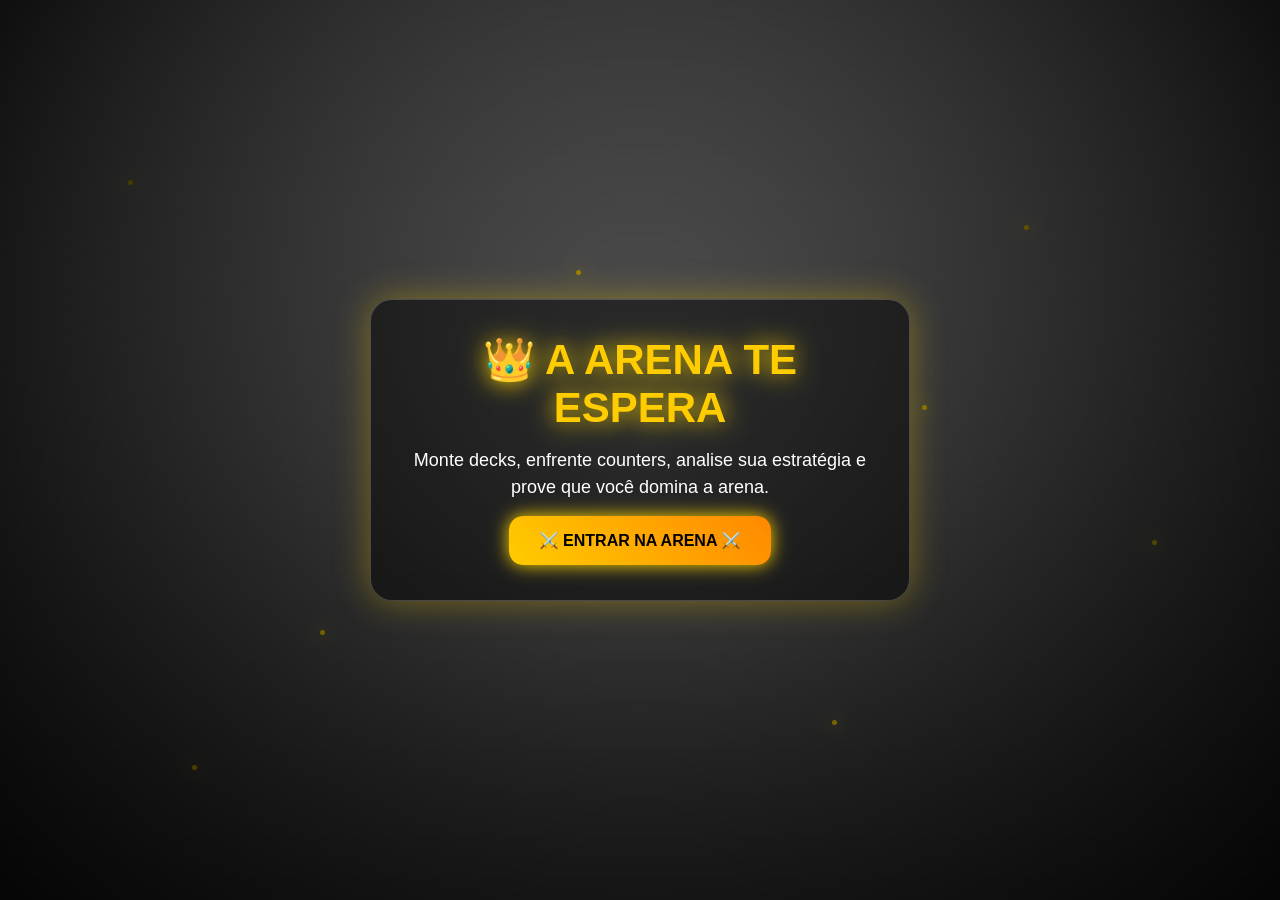
<file: index.html>
<!DOCTYPE html>
<html lang="pt-br">
<head>
<meta charset="UTF-8">
<meta name="viewport" content="width=device-width, initial-scale=1.0">
<title>Arena Deck PRO</title>

<style>
*{
margin:0;
padding:0;
box-sizing:border-box;
}

body{
font-family:Arial,sans-serif;
color:white;
min-height:100vh;
overflow-x:hidden;
transition:opacity .45s ease;
}

body.fade-out{
opacity:0;
}

/* FUNDO */
body::before{
content:"";
position:fixed;
inset:0;
background:url("https://image.pollinations.ai/prompt/fantasy%20battle%20arena%20cinematic%20gold%20blue%20strategy%20game")
center/cover no-repeat;
filter:blur(5px);
transform:scale(1.08);
z-index:-3;
}

body::after{
content:"";
position:fixed;
inset:0;
background:linear-gradient(180deg,rgba(0,0,0,.42),rgba(0,0,0,.78));
z-index:-2;
}

/* LOADING */
#loading{
position:fixed;
inset:0;
display:none;
justify-content:center;
align-items:center;
flex-direction:column;
background:radial-gradient(circle,rgba(40,20,0,.75),rgba(0,0,0,.95));
z-index:9999;
}

#loading.active{
display:flex;
}

.loader-crown{
font-size:70px;
animation:loadingPulse 1s infinite alternate;
}

.loader-text{
margin-top:18px;
font-weight:bold;
color:gold;
text-shadow:0 0 18px gold;
}

/* PARTÍCULAS */
.particles{
position:fixed;
inset:0;
pointer-events:none;
z-index:-1;
}

.particles span{
position:absolute;
width:5px;
height:5px;
background:gold;
border-radius:50%;
box-shadow:0 0 15px gold;
animation:float 8s infinite ease-in-out;
}

.particles span:nth-child(1){left:10%;top:20%;animation-delay:0s;}
.particles span:nth-child(2){left:25%;top:70%;animation-delay:1s;}
.particles span:nth-child(3){left:45%;top:30%;animation-delay:2s;}
.particles span:nth-child(4){left:65%;top:80%;animation-delay:3s;}
.particles span:nth-child(5){left:80%;top:25%;animation-delay:4s;}
.particles span:nth-child(6){left:90%;top:60%;animation-delay:5s;}
.particles span:nth-child(7){left:15%;top:85%;animation-delay:2.5s;}
.particles span:nth-child(8){left:72%;top:45%;animation-delay:1.5s;}

/* PRIMEIRA PARTE / SPLASH */
#splash{
position:fixed;
inset:0;
display:flex;
justify-content:center;
align-items:center;
background:radial-gradient(circle,rgba(0,0,0,.25),rgba(0,0,0,.9));
z-index:999;
transition:.6s;
}

.splash-card{
text-align:center;
padding:35px;
max-width:540px;
background:rgba(0,0,0,.45);
backdrop-filter:blur(10px);
border-radius:22px;
border:1px solid rgba(255,255,255,.2);
box-shadow:0 0 35px rgba(255,215,0,.35);
animation:fadeUp 1s ease, cardGlow 2.5s infinite;
}

.splash-card h1{
color:#ffcc00;
font-size:42px;
text-shadow:0 0 25px gold;
animation:glow 2s infinite;
}

.splash-card p{
margin-top:15px;
font-size:18px;
line-height:1.5;
}

/* SEGUNDA PARTE / MENU */
.menu{
position:fixed;
top:0;
width:100%;
padding:18px 40px;
display:flex;
justify-content:space-between;
align-items:center;
background:rgba(0,0,0,.78);
border-bottom:2px solid gold;
z-index:10;
backdrop-filter:blur(8px);
}

.logo{
color:#ffcc00;
font-weight:bold;
font-size:20px;
text-shadow:0 0 15px gold;
}

.menu-toggle{
font-size:30px;
cursor:pointer;
color:gold;
transition:.3s;
}

.menu-toggle:hover{
transform:scale(1.2) rotate(8deg);
text-shadow:0 0 20px gold;
}

.nav-hidden{
position:absolute;
top:72px;
right:20px;
background:rgba(0,0,0,.92);
padding:18px;
border-radius:14px;
display:flex;
flex-direction:column;
gap:12px;
opacity:0;
pointer-events:none;
transform:translateY(-10px);
transition:.3s;
border:1px solid rgba(255,215,0,.4);
box-shadow:0 0 25px rgba(255,215,0,.25);
}

.nav-hidden.active{
opacity:1;
pointer-events:all;
transform:translateY(0);
}

.nav-hidden a{
color:white;
text-decoration:none;
padding:8px 15px;
border-radius:10px;
transition:.3s;
}

.nav-hidden a:hover{
background:gold;
color:black;
box-shadow:0 0 18px gold;
}

.container{
min-height:100vh;
padding:120px 20px 80px;
display:flex;
flex-direction:column;
align-items:center;
text-align:center;
animation:fadeUp 1s ease;
}

.hero h1{
color:#ffcc00;
font-size:52px;
text-shadow:0 0 25px black,0 0 20px gold;
}

.hero p{
max-width:650px;
margin:20px auto;
text-align:center;
font-size:18px;
line-height:1.6;
opacity:0.9;
}

/* BOTÕES */
.buttons{
margin-top:28px;
display:flex;
gap:18px;
flex-wrap:wrap;
justify-content:center;
}

.btn,.splash-btn,.fixed-btn{
position:relative;
margin-top:15px;
padding:15px 30px;
border-radius:14px;
font-weight:bold;
text-decoration:none;
border:none;
cursor:pointer;
overflow:hidden;
transition:.35s;
font-size:16px;
}

.btn::before,
.splash-btn::before,
.fixed-btn::before{
content:"";
position:absolute;
top:0;
left:-120%;
width:80%;
height:100%;
background:linear-gradient(90deg,transparent,rgba(255,255,255,.75),transparent);
transform:skewX(-25deg);
transition:.5s;
}

.btn:hover::before,
.splash-btn:hover::before,
.fixed-btn:hover::before{
left:140%;
}

.primary,.splash-btn,.fixed-btn{
background:linear-gradient(45deg,#ffcc00,#ff8800);
color:black;
box-shadow:0 0 18px gold;
animation:pulseGold 1.8s infinite;
}

.secondary{
background:rgba(0,0,0,.65);
color:white;
border:1px solid rgba(255,255,255,.25);
box-shadow:0 0 15px rgba(255,255,255,.15);
}

.blue{
background:linear-gradient(45deg,#00d4ff,#0066ff);
color:white;
box-shadow:0 0 18px #00d4ff;
}

.purple{
background:linear-gradient(45deg,#b400ff,#ff00aa);
color:white;
box-shadow:0 0 18px #ff00aa;
}

.green{
background:linear-gradient(45deg,#00ff99,#00aa66);
color:white;
box-shadow:0 0 18px #00ff99;
}

.btn:hover,.splash-btn:hover,.fixed-btn:hover{
transform:scale(1.08) translateY(-4px);
box-shadow:0 0 35px gold;
}

/* CONTADORES */
.stats{
margin-top:50px;
display:grid;
grid-template-columns:repeat(auto-fit,minmax(180px,1fr));
gap:18px;
width:100%;
max-width:950px;
}

.stat-card{
background:rgba(0,0,0,.55);
border:1px solid rgba(255,255,255,.18);
border-radius:18px;
padding:22px;
backdrop-filter:blur(7px);
box-shadow:0 0 20px rgba(0,0,0,.35);
transition:.35s;
}

.stat-card:hover{
transform:translateY(-7px);
border-color:gold;
box-shadow:0 0 28px rgba(255,215,0,.45);
}

.stat-card h2{
color:gold;
font-size:34px;
}

/* COMO FUNCIONA */
.how,.modes{
margin-top:55px;
width:100%;
max-width:1000px;
}

.how h2,.modes h2{
color:gold;
margin-bottom:22px;
text-shadow:0 0 15px black;
}

.steps,.features{
display:grid;
grid-template-columns:repeat(auto-fit,minmax(210px,1fr));
gap:20px;
}

.step,.feature-card{
background:rgba(0,0,0,.52);
border:1px solid rgba(255,255,255,.18);
border-radius:20px;
padding:24px;
transition:.35s;
backdrop-filter:blur(7px);
box-shadow:0 0 20px rgba(0,0,0,.35);
}

.step:hover,.feature-card:hover{
transform:translateY(-8px) scale(1.03);
border-color:gold;
box-shadow:0 0 30px rgba(255,215,0,.45);
}

.step span{
font-size:36px;
display:block;
margin-bottom:10px;
}

.feature-card h3{
color:gold;
margin-bottom:10px;
}

/* BOTÃO FIXO */
.fixed-btn{
position:fixed;
right:20px;
bottom:20px;
z-index:30;
}

.footer{
margin-top:45px;
font-size:13px;
opacity:.85;
}

.hidden{
display:none;
}

/* ANIMAÇÕES */
@keyframes float{
0%,100%{transform:translateY(0) scale(1);opacity:.5;}
50%{transform:translateY(-35px) scale(1.6);opacity:1;}
}

@keyframes fadeUp{
from{opacity:0;transform:translateY(35px);}
to{opacity:1;transform:translateY(0);}
}

@keyframes glow{
0%{text-shadow:0 0 10px gold;}
50%{text-shadow:0 0 35px #ff8800;}
100%{text-shadow:0 0 10px gold;}
}

@keyframes pulseGold{
0%{box-shadow:0 0 12px gold;}
50%{box-shadow:0 0 30px orange;}
100%{box-shadow:0 0 12px gold;}
}

@keyframes cardGlow{
0%{box-shadow:0 0 25px rgba(255,215,0,.25);}
50%{box-shadow:0 0 55px rgba(255,140,0,.65);}
100%{box-shadow:0 0 25px rgba(255,215,0,.25);}
}

@keyframes loadingPulse{
from{transform:scale(1) rotate(-6deg);text-shadow:0 0 15px gold;}
to{transform:scale(1.25) rotate(6deg);text-shadow:0 0 45px orange;}
}

@media(max-width:700px){
.hero h1{font-size:36px;}
.menu{padding:16px 20px;}
.buttons{flex-direction:column;width:90%;}
.btn{width:100%;}
.fixed-btn{right:12px;bottom:12px;padding:12px 18px;font-size:14px;}
}
</style>
</head>

<body>

<div id="loading">
<div class="loader-crown">👑</div>
<div class="loader-text">Carregando arena...</div>
</div>

<div class="particles">
<span></span>
<span></span>
<span></span>
<span></span>
<span></span>
<span></span>
<span></span>
<span></span>
</div>

<!-- PRIMEIRA PARTE -->
<div id="splash">
<div class="splash-card">
<h1>👑 A ARENA TE ESPERA </h1>
<p>Monte decks, enfrente counters, analise sua estratégia e prove que você domina a arena.</p>
<button class="splash-btn" onclick="entrar()">⚔️ ENTRAR NA ARENA ⚔️</button>
</div>
</div>

<!-- SEGUNDA PARTE / MENU PRINCIPAL -->
<div id="site" class="hidden">

<header class="menu">
<div class="logo">⚔️ Arena Deck PRO ⚔️</div>

<div class="menu-toggle" onclick="toggleMenu()">☰</div>

<nav id="navMenu" class="nav-hidden">
<a href="decks.html" class="nav-link">⚔️ Decks</a>
<a href="batalha.html" class="nav-link">🔥 Batalha</a>
<a href="historico.html" class="nav-link">📜 Histórico</a>
<a href="ia.html" class="nav-link">🤖 Coach IA</a>
<a href="criador.html" class="nav-link">👤 Sobre o Criador</a>
<a href="introducao.html" class="nav-link">🛡️ Jornada</a>
<a href="guia.html" class="nav-link">📘 Guia</a>
</nav>
</header>

<main class="container">

<section class="hero">
<h1>⚔️ Prepare seu deck ⚔️</h1>
<p> Entre na arena, monte sua estratégia, compare decks e descubra se sua composição está pronta para vencer.
</p>

<div class="buttons">
<a href="decks.html" class="btn primary nav-link">⚔️ Montar Deck</a>
<a href="batalha.html" class="btn blue nav-link">🔥 Simular Batalha</a>
<a href="historico.html" class="btn green nav-link">📜 Histórico</a>
<a href="ia.html" class="btn purple nav-link">🤖 Coach IA</a>
<a href="criador.html" class="btn purple nav-link">👤 Sobre o Criador</a>
<a href="introducao.html" class="btn jornada-btn" style="background:linear-gradient(45deg,#4b1cff,#6f42ff); color:white; box-shadow:0 0 18px #6f42ff,0 0 35px rgba(111,66,255,.8);">
🛡️ Jornada
</a>
<a href="guia.html" class="btn green nav-link">📘 Guia</a>
</div>
</section>

<section class="stats">
<div class="stat-card">
<h2>100+</h2>
<p>Cartas disponíveis</p>
</div>

<div class="stat-card">
<h2>3</h2>
<p>Modos de inimigo</p>
</div>

<div class="stat-card">
<h2>PRO</h2>
<p>Coach automático</p>
</div>

<div class="stat-card">
<h2>2025</h2>
<p>Projeto em desenvolvimento</p>
</div>
</section>

<section class="how">
<h2>🧭 Como funciona</h2>

<div class="steps">
<div class="step">
<span>1️⃣</span>
<h3>Monte seu deck</h3>
<p>Escolha cartas manualmente ou use decks prontos.</p>
</div>

<div class="step">
<span>2️⃣</span>
<h3>Escolha o inimigo</h3>
<p>Use modo aleatório, meta ou counter.</p>
</div>

<div class="step">
<span>3️⃣</span>
<h3>Simule a batalha</h3>
<p>Compare força, defesa, estratégia e resultado.</p>
</div>

<div class="step">
<span>4️⃣</span>
<h3>Veja sua evolução</h3>
<p>Acompanhe histórico, vitórias, derrotas e decks usados.</p>
</div>
</div>
</section>

<section class="modes">
<h2>🎮 Modos do sistema</h2>

<div class="features">
<div class="feature-card">
<h3>🧠 Coach Automático</h3>
<p>Receba sugestões, veja fraquezas e melhore seu deck com análise inteligente.</p>
</div>

<div class="feature-card">
<h3>🤖 Coach IA</h3>
<p>Converse com a IA, peça decks, receba dicas, counters e análises estratégicas.</p>
</div>

<div class="feature-card">
<h3>⚔️ Simulador de Batalha</h3>
<p>Compare seu deck contra inimigos aleatórios, meta ou counters personalizados.</p>
</div>

<div class="feature-card">
<h3>📊 Análise PRO</h3>
<p>Veja custo médio de elixir, nota do deck, tipo de estratégia e possíveis melhorias.</p>
</div>

<div class="feature-card">
<h3>📜 Histórico</h3>
<p>Veja suas batalhas anteriores, resultados, decks usados e data da partida.</p>
</div>

<div class="feature-card">
<h3>👤 Sobre o Criador</h3>
<p>Conheça a história do projeto, minha carreira e acompanhe minha evolução como desenvolvedor.</p>
</div>
</div>
</section>

<div class="footer">
Projeto educativo inspirado em jogos de estratégia. Desenvolvido por Gabriel Roda para estudo de HTML, CSS e JavaScript.
</div>

</main>

<a href="decks.html" class="fixed-btn nav-link">⚔️ Entrar na Arena</a>

</div>

<script>
function entrar(){
const splash=document.getElementById("splash");
const site=document.getElementById("site");

splash.style.opacity="0";

setTimeout(()=>{
splash.style.display="none";
site.classList.remove("hidden");
},600);
}

function toggleMenu(){
document.getElementById("navMenu").classList.toggle("active");
}

function somClique(){
try{
const audioCtx = new (window.AudioContext || window.webkitAudioContext)();
const oscillator = audioCtx.createOscillator();
const gain = audioCtx.createGain();

oscillator.type = "triangle";
oscillator.frequency.setValueAtTime(520, audioCtx.currentTime);

gain.gain.setValueAtTime(0.08, audioCtx.currentTime);
gain.gain.exponentialRampToValueAtTime(0.001, audioCtx.currentTime + 0.15);

oscillator.connect(gain);
gain.connect(audioCtx.destination);

oscillator.start();
oscillator.stop(audioCtx.currentTime + 0.15);
}catch(e){}
}

function mostrarLoading(){
const loading=document.getElementById("loading");

if(loading){
loading.classList.add("active");
}

document.body.classList.add("fade-out");
}

/* SISTEMA DE HISTÓRICO MANUAL */
function salvarPaginaAtual(){
let historico = JSON.parse(localStorage.getItem("navHistorico")) || [];
let atual = window.location.pathname.split("/").pop() || "index.html";

if(historico.length === 0 || historico[historico.length - 1] !== atual){
historico.push(atual);
}

localStorage.setItem("navHistorico",JSON.stringify(historico));
}

function navegarPara(pagina){
somClique();

let historico = JSON.parse(localStorage.getItem("navHistorico")) || [];
let atual = window.location.pathname.split("/").pop() || "index.html";

if(historico.length === 0 || historico[historico.length - 1] !== atual){
historico.push(atual);
}

localStorage.setItem("navHistorico",JSON.stringify(historico));

mostrarLoading();

setTimeout(()=>{
window.location.href=pagina;
},650);
}

function voltarPagina(){
somClique();
mostrarLoading();

setTimeout(()=>{
let historico = JSON.parse(localStorage.getItem("navHistorico")) || [];

historico.pop();

let anterior = historico.pop();

localStorage.setItem("navHistorico",JSON.stringify(historico));

if(anterior){
window.location.href=anterior;
}else{
window.location.href="index.html";
}
},650);
}

document.querySelectorAll(".nav-link").forEach(link=>{
link.addEventListener("click",function(e){
e.preventDefault();
const destino=this.getAttribute("href");
navegarPara(destino);
});
});

salvarPaginaAtual();
</script>

<script>
window.addEventListener("load", function(){

  const url = new URL(window.location.href);
  const abrirMenu = url.searchParams.get("menu");

  if(abrirMenu === "1"){

    const splash = document.getElementById("splash");
    const menu = document.getElementById("menu");
    const site = document.getElementById("site");

    if(splash){
      splash.style.display = "none";
    }

    if(menu){
      menu.classList.remove("hidden");
      menu.style.display = "block";
    }

    if(site){
      site.classList.remove("hidden");
      site.style.display = "block";
    }
  }

});
</script>
</body>
</html>
</file>
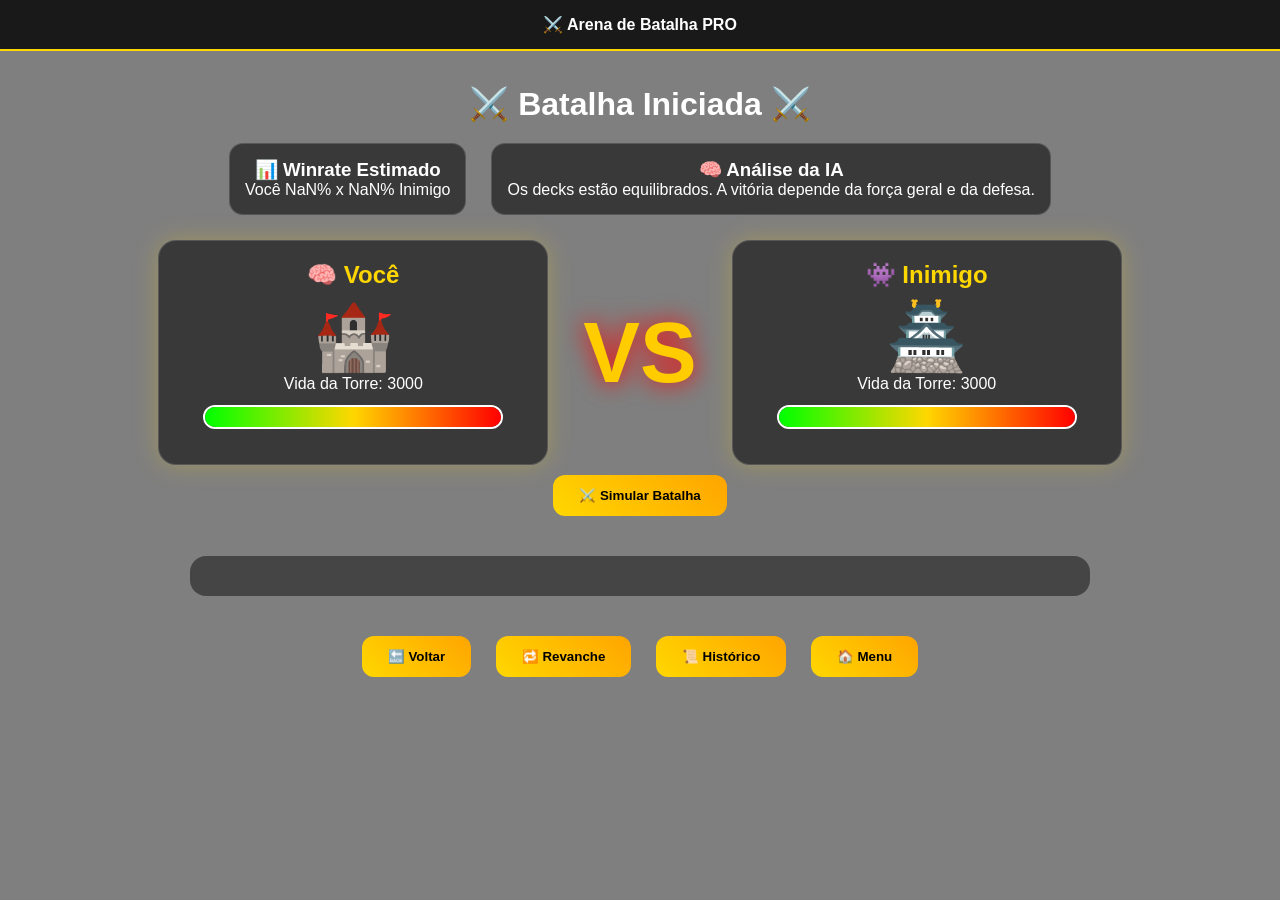
<file: batalha.html>
<!DOCTYPE html>
<html lang="pt-br">
<head>
<meta charset="UTF-8">
<meta name="viewport" content="width=device-width, initial-scale=1.0">
<title>Batalha Clash</title>

<style>
*{
margin:0;
padding:0;
box-sizing:border-box;
}

body{
font-family:Arial,sans-serif;
color:white;
text-align:center;
min-height:100vh;
overflow-x:hidden;
}

body::before{
content:"";
position:fixed;
inset:0;
background:url("https://image.pollinations.ai/prompt/clash%20royale%20battle%20arena%20cinematic%20strategy")
center/cover no-repeat;
filter:blur(5px);
transform:scale(1.08);
z-index:-2;
}

body::after{
content:"";
position:fixed;
inset:0;
background:rgba(0,0,0,0.5);
z-index:-1;
}

.topbar{
position:fixed;
top:0;
width:100%;
padding:15px;
background:rgba(0,0,0,.8);
border-bottom:2px solid gold;
z-index:10;
font-weight:bold;
}

.container{
padding-top:85px;
padding-bottom:90px;
}

.battle-area{
display:flex;
justify-content:center;
align-items:center;
gap:35px;
flex-wrap:wrap;
margin-top:25px;
}

.deck-box{
width:390px;
background:rgba(0,0,0,.55);
border-radius:18px;
padding:20px;
box-shadow:0 0 25px rgba(255,215,0,.25);
border:1px solid rgba(255,255,255,.15);
}

.deck-box h2{
color:gold;
margin-bottom:10px;
}

.tower{
font-size:65px;
animation:towerPulse 1.2s infinite alternate;
}

.tower-life{
width:300px;
height:24px;
background:#222;
border-radius:20px;
overflow:hidden;
margin:12px auto;
border:2px solid white;
}

.life-fill{
height:100%;
width:100%;
background:linear-gradient(90deg,lime,gold,red);
transition:1s;
}

.cards{
display:flex;
justify-content:center;
flex-wrap:wrap;
gap:8px;
margin-top:15px;
}

.card{
width:68px;
border-radius:8px;
animation:cardSpawn .6s ease;
transition:.3s;
}

.card:hover{
transform:scale(1.15);
box-shadow:0 0 15px gold;
}

.vs{
font-size:85px;
font-weight:bold;
color:#ffcc00;
text-shadow:0 0 25px red;
animation:blink 1s infinite;
}

.result{
margin:30px auto;
font-size:20px;
background:rgba(0,0,0,.45);
border-radius:16px;
padding:20px;
max-width:900px;
}

.crown{
font-size:80px;
animation:crown .8s infinite alternate;
}

.logs{
max-height:220px;
overflow:auto;
margin-top:15px;
background:rgba(0,0,0,.45);
border-radius:12px;
padding:15px;
font-size:15px;
}

.winrate-box{
display:flex;
justify-content:center;
gap:25px;
flex-wrap:wrap;
margin-top:20px;
}

.win-card{
background:rgba(0,0,0,.55);
border-radius:14px;
padding:15px;
min-width:220px;
border:1px solid rgba(255,255,255,.15);
}

button{
margin:10px;
padding:13px 26px;
border:none;
border-radius:12px;
background:linear-gradient(45deg,gold,orange);
font-weight:bold;
cursor:pointer;
transition:.3s;
}

button:hover{
transform:scale(1.08);
box-shadow:0 0 20px gold;
}

.actions{
margin-top:25px;
}

@keyframes blink{
0%{opacity:1;transform:scale(1);}
50%{opacity:.35;transform:scale(1.15);}
100%{opacity:1;transform:scale(1);}
}

@keyframes cardSpawn{
from{opacity:0;transform:translateY(30px) scale(.7);}
to{opacity:1;transform:translateY(0) scale(1);}
}

@keyframes crown{
from{transform:scale(1) rotate(-5deg);text-shadow:0 0 10px gold;}
to{transform:scale(1.2) rotate(5deg);text-shadow:0 0 35px gold;}
}

@keyframes towerPulse{
from{transform:scale(1);}
to{transform:scale(1.08);}
}
</style>
</head>

<body>

<div class="topbar">⚔️ Arena de Batalha PRO</div>

<div class="container">

<h1>⚔️ Batalha Iniciada ⚔️</h1>

<div class="winrate-box">
<div class="win-card">
<h3>📊 Winrate Estimado</h3>
<p id="winrateText">Aguardando simulação...</p>
</div>

<div class="win-card">
<h3>🧠 Análise da IA</h3>
<p id="iaText">Comparando decks...</p>
</div>
</div>

<div class="battle-area">

<div class="deck-box" id="playerBox">
<h2>🧠 Você</h2>
<div class="tower">🏰</div>
<p>Vida da Torre: <span id="playerHpText">3000</span></p>
<div class="tower-life">
<div class="life-fill" id="playerLife"></div>
</div>
<div class="cards" id="playerCards"></div>
</div>

<div class="vs">VS</div>

<div class="deck-box" id="enemyBox">
<h2>👾 Inimigo</h2>
<div class="tower">🏯</div>
<p>Vida da Torre: <span id="enemyHpText">3000</span></p>
<div class="tower-life">
<div class="life-fill" id="enemyLife"></div>
</div>
<div class="cards" id="enemyCards"></div>
</div>

</div>

<button onclick="simularBatalha()">⚔️ Simular Batalha</button>

<div class="result" id="result"></div>

<div class="actions">
<button onclick="window.history.back()">🔙 Voltar</button>
<button onclick="window.location.href='decks.html'">🔁 Revanche</button>
<button onclick="window.location.href='historico.html'">📜 Histórico</button>
<button onclick="window.location.href='index.html'">🏠 Menu</button>
</div>

</div>

<script>
const imgBase="https://royaleapi.github.io/cr-api-assets/cards/";

let player = JSON.parse(localStorage.getItem("playerCards")) || [];
let enemy = JSON.parse(localStorage.getItem("enemyCards")) || [];
let batalhaJaSalva = false;

const cardStats = {
"Mega Knight":{atk:95,def:90,spd:55,type:"tank"},
"P.E.K.K.A":{atk:100,def:95,spd:40,type:"tank"},
"Mini P.E.K.K.A":{atk:90,def:65,spd:70,type:"dps"},
"Hog Rider":{atk:88,def:60,spd:95,type:"win"},
"Ram Rider":{atk:86,def:70,spd:80,type:"win"},
"Goblin Barrel":{atk:82,def:45,spd:90,type:"bait"},
"Princess":{atk:76,def:45,spd:85,type:"bait"},
"Rocket":{atk:95,def:35,spd:40,type:"spell"},
"Fireball":{atk:85,def:35,spd:65,type:"spell"},
"Poison":{atk:80,def:45,spd:55,type:"spell"},
"Zap":{atk:65,def:30,spd:95,type:"spell"},
"The Log":{atk:78,def:35,spd:90,type:"spell"},
"Arrows":{atk:74,def:35,spd:80,type:"spell"},
"Cannon":{atk:65,def:85,spd:45,type:"building"},
"Tesla":{atk:76,def:88,spd:55,type:"building"},
"Inferno Tower":{atk:92,def:92,spd:35,type:"building"},
"Goblin Cage":{atk:70,def:85,spd:45,type:"building"},
"Knight":{atk:72,def:78,spd:65,type:"miniTank"},
"Valkyrie":{atk:82,def:82,spd:58,type:"miniTank"},
"Musketeer":{atk:82,def:60,spd:70,type:"range"},
"Wizard":{atk:85,def:55,spd:60,type:"range"},
"Electro Wizard":{atk:84,def:58,spd:72,type:"range"},
"Magic Archer":{atk:83,def:50,spd:78,type:"range"},
"Baby Dragon":{atk:80,def:75,spd:65,type:"air"},
"Electro Dragon":{atk:84,def:76,spd:55,type:"air"},
"Minions":{atk:70,def:45,spd:82,type:"air"},
"Witch":{atk:80,def:65,spd:58,type:"spawner"},
"Skeletons":{atk:50,def:30,spd:95,type:"cycle"},
"Ice Spirit":{atk:45,def:25,spd:100,type:"cycle"},
"Ice Golem":{atk:55,def:82,spd:65,type:"cycle"},
"Goblins":{atk:62,def:35,spd:90,type:"cycle"},
"Goblin Gang":{atk:72,def:45,spd:85,type:"bait"},
"Fisherman":{atk:74,def:72,spd:65,type:"control"},
"Bandit":{atk:80,def:62,spd:88,type:"dash"},
"Royal Ghost":{atk:82,def:68,spd:78,type:"dash"}
};

function cardFile(name){
return name.toLowerCase().replaceAll(" ","-").replaceAll(".","").replaceAll("'","");
}

function getStats(card){
return cardStats[card] || {atk:70,def:60,spd:65,type:"normal"};
}

function mostrarCartas(){
const p=document.getElementById("playerCards");
const e=document.getElementById("enemyCards");

p.innerHTML="";
e.innerHTML="";

player.forEach(carta=>{
p.innerHTML+=`<img class="card" src="${imgBase}${cardFile(carta)}.png" title="${carta}">`;
});

enemy.forEach(carta=>{
e.innerHTML+=`<img class="card" src="${imgBase}${cardFile(carta)}.png" title="${carta}">`;
});
}

function calcularDeck(deck){
let atk=0,def=0,spd=0;

deck.forEach(carta=>{
let s=getStats(carta);
atk+=s.atk;
def+=s.def;
spd+=s.spd;
});

return {
atk,
def,
spd,
total:atk+def+spd
};
}

function temTipo(deck,tipo){
return deck.some(c=>getStats(c).type===tipo);
}

function analisarIA(){
let texto="";

if(temTipo(player,"win") && temTipo(enemy,"building")){
texto+="O inimigo tem construção para segurar sua condição de vitória. ";
}

if(temTipo(player,"bait") && temTipo(enemy,"spell")){
texto+="O inimigo possui feitiços bons contra bait. ";
}

if(temTipo(player,"tank") && temTipo(enemy,"dps")){
texto+="O inimigo tem DPS forte contra tanques. ";
}

if(texto===""){
texto="Os decks estão equilibrados. A vitória depende da força geral e da defesa.";
}

document.getElementById("iaText").innerText=texto;
}

function calcularWinrate(){
let p=calcularDeck(player);
let e=calcularDeck(enemy);

let bonusPlayer=0;
let bonusEnemy=0;

if(temTipo(player,"win") && !temTipo(enemy,"building")) bonusPlayer+=70;
if(temTipo(enemy,"win") && !temTipo(player,"building")) bonusEnemy+=70;

if(temTipo(player,"bait") && !temTipo(enemy,"spell")) bonusPlayer+=55;
if(temTipo(enemy,"bait") && !temTipo(player,"spell")) bonusEnemy+=55;

if(temTipo(player,"tank") && !temTipo(enemy,"dps")) bonusPlayer+=45;
if(temTipo(enemy,"tank") && !temTipo(player,"dps")) bonusEnemy+=45;

let scoreP=p.total+bonusPlayer;
let scoreE=e.total+bonusEnemy;

let total=scoreP+scoreE;

let winP=Math.round((scoreP/total)*100);
let winE=100-winP;

document.getElementById("winrateText").innerText=`Você ${winP}% x ${winE}% Inimigo`;

return {winP,winE,scoreP,scoreE};
}

function salvarHistorico(resultadoFinal,hpPlayer,hpEnemy,win){
if(batalhaJaSalva) return;

let historico = JSON.parse(localStorage.getItem("historico")) || [];

historico.push({
resultado: resultadoFinal,
player: player,
enemy: enemy,
hpPlayer: hpPlayer,
hpEnemy: hpEnemy,
winPlayer: win.winP,
winEnemy: win.winE,
data: new Date().toLocaleString("pt-BR")
});

localStorage.setItem("historico",JSON.stringify(historico));
batalhaJaSalva = true;
}

function simularBatalha(){
if(player.length===0 || enemy.length===0){
alert("Volte e selecione os decks primeiro!");
return;
}

let hpPlayer=3000;
let hpEnemy=3000;
let logs="";

let win=calcularWinrate();

for(let round=0;round<8;round++){
let cartaP=player[round];
let cartaE=enemy[round];

let sP=getStats(cartaP);
let sE=getStats(cartaE);

let danoPlayer=Math.round((sP.atk*1.8)+(sP.spd*.7)-(sE.def*.35));
let danoEnemy=Math.round((sE.atk*1.8)+(sE.spd*.7)-(sP.def*.35));

danoPlayer=Math.max(80,danoPlayer);
danoEnemy=Math.max(80,danoEnemy);

if(sP.type==="win") danoPlayer+=80;
if(sE.type==="win") danoEnemy+=80;

if(sP.type==="spell") danoPlayer+=40;
if(sE.type==="spell") danoEnemy+=40;

if(sP.type==="building") danoEnemy-=50;
if(sE.type==="building") danoPlayer-=50;

danoPlayer=Math.max(40,danoPlayer);
danoEnemy=Math.max(40,danoEnemy);

hpEnemy-=danoPlayer;
hpPlayer-=danoEnemy;

logs+=`<p>Rodada ${round+1}: ${cartaP} causou ${danoPlayer} | ${cartaE} causou ${danoEnemy}</p>`;
}

hpPlayer=Math.max(0,hpPlayer);
hpEnemy=Math.max(0,hpEnemy);

document.getElementById("playerHpText").innerText=hpPlayer;
document.getElementById("enemyHpText").innerText=hpEnemy;

document.getElementById("playerLife").style.width=(hpPlayer/3000*100)+"%";
document.getElementById("enemyLife").style.width=(hpEnemy/3000*100)+"%";

let vencedor="";
let coroa="";
let resultadoFinal="";

if(hpPlayer>hpEnemy){
vencedor="VOCÊ VENCEU!";
resultadoFinal="Vitória 🏆";
coroa="👑";
document.getElementById("playerBox").style.boxShadow="0 0 40px gold";
document.getElementById("enemyBox").style.opacity=".65";
}
else if(hpEnemy>hpPlayer){
vencedor="INIMIGO VENCEU!";
resultadoFinal="Derrota ❌";
coroa="👑";
document.getElementById("enemyBox").style.boxShadow="0 0 40px gold";
document.getElementById("playerBox").style.opacity=".65";
}
else{
vencedor="EMPATE!";
resultadoFinal="Empate ⚔️";
coroa="⚔️";
}

salvarHistorico(resultadoFinal,hpPlayer,hpEnemy,win);

document.getElementById("result").innerHTML=`
<div class="crown">${coroa}</div>
<h2>${vencedor}</h2>
<p>📊 Winrate estimado: Você ${win.winP}% x ${win.winE}% Inimigo</p>
<p>🏰 Sua torre: ${hpPlayer} HP</p>
<p>🏯 Torre inimiga: ${hpEnemy} HP</p>
<p>📜 Batalha salva no histórico.</p>
<div class="logs">${logs}</div>
`;
}

mostrarCartas();
calcularWinrate();
analisarIA();
</script>

</body>
</html>
</file>
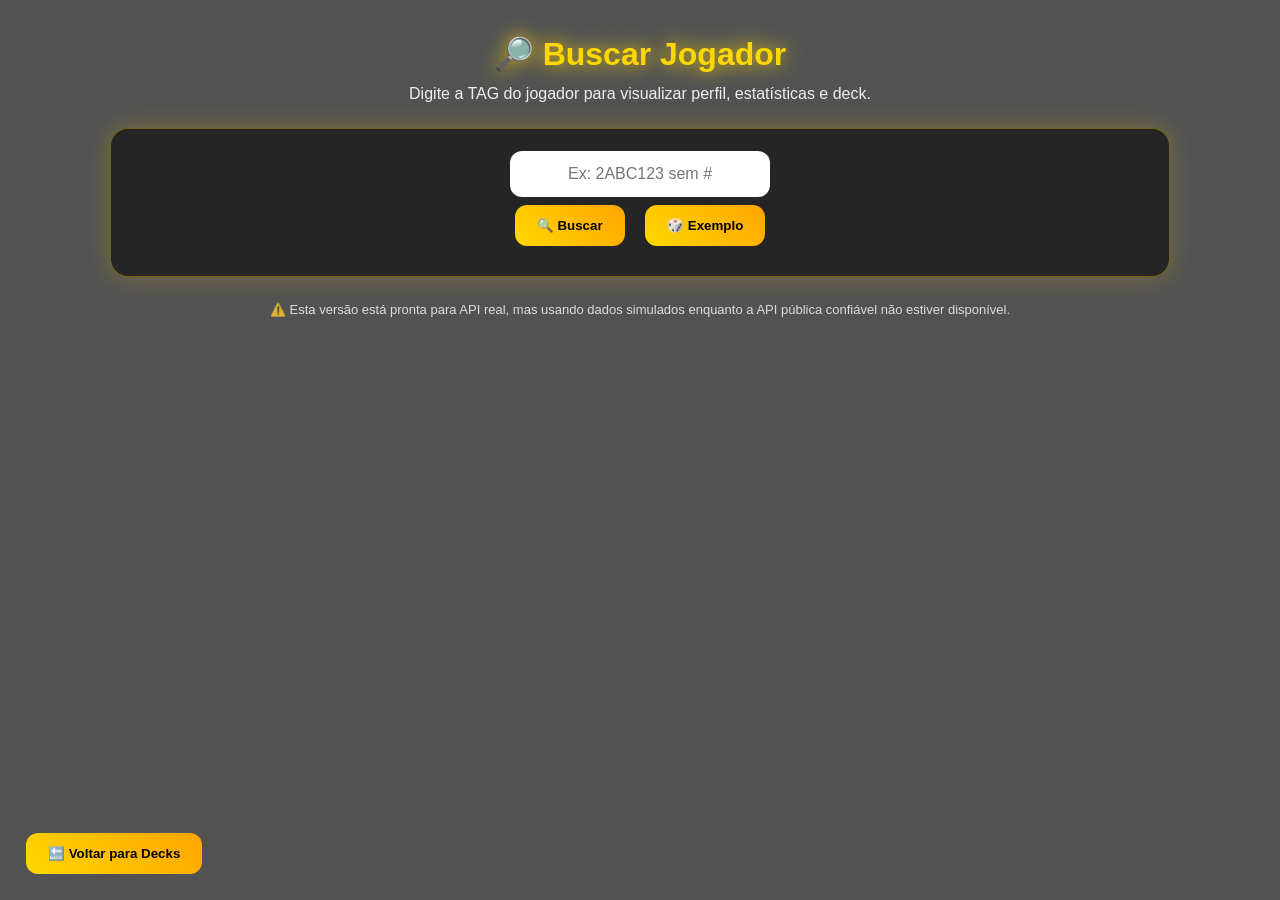
<file: buscar-jogador.html>
<!DOCTYPE html>
<html lang="pt-br">
<head>
<meta charset="UTF-8">
<meta name="viewport" content="width=device-width, initial-scale=1.0">
<title>Buscar Jogador</title>

<style>
*{
margin:0;
padding:0;
box-sizing:border-box;
}

body{
font-family:Arial,sans-serif;
color:white;
text-align:center;
min-height:100vh;
overflow-x:hidden;
}

body::before{
content:"";
position:fixed;
inset:0;
background:url("https://image.pollinations.ai/prompt/clash%20royale%20player%20profile%20arena%20gold%20blue%20cinematic")
center/cover no-repeat;
filter:blur(5px);
transform:scale(1.08);
z-index:-2;
}

body::after{
content:"";
position:fixed;
inset:0;
background:rgba(0,0,0,.68);
z-index:-1;
}

.container{
max-width:1100px;
margin:auto;
padding:35px 20px 100px;
}

h1{
color:gold;
text-shadow:0 0 20px gold;
margin-bottom:12px;
}

.subtitle{
opacity:.9;
margin-bottom:25px;
}

.search-box{
background:rgba(0,0,0,.55);
border:1px solid rgba(255,215,0,.35);
border-radius:18px;
padding:22px;
box-shadow:0 0 25px rgba(255,215,0,.25);
margin-bottom:25px;
}

input{
padding:14px;
border:none;
border-radius:12px;
outline:none;
width:260px;
max-width:90%;
font-size:16px;
text-align:center;
}

button{
padding:13px 22px;
margin:8px;
border:none;
border-radius:12px;
background:linear-gradient(45deg,gold,orange);
font-weight:bold;
cursor:pointer;
transition:.3s;
}

button:hover{
transform:scale(1.08);
box-shadow:0 0 20px gold;
}

.profile{
background:rgba(0,0,0,.58);
border:1px solid rgba(255,255,255,.18);
border-radius:20px;
padding:22px;
box-shadow:0 0 25px rgba(0,0,0,.45);
margin-top:20px;
}

.profile h2{
color:gold;
font-size:32px;
margin-bottom:8px;
}

.tag{
opacity:.85;
margin-bottom:18px;
}

.stats{
display:grid;
grid-template-columns:repeat(auto-fit,minmax(170px,1fr));
gap:15px;
margin:22px 0;
}

.stat{
background:rgba(255,255,255,.08);
border:1px solid rgba(255,215,0,.25);
border-radius:15px;
padding:15px;
}

.stat h3{
color:#ffcc00;
font-size:28px;
}

.deck-area{
margin-top:25px;
}

.deck{
display:flex;
justify-content:center;
flex-wrap:wrap;
gap:12px;
margin-top:15px;
}

.card-box{
width:95px;
background:rgba(0,0,0,.55);
border:1px solid rgba(255,215,0,.45);
border-radius:14px;
padding:9px;
transition:.3s;
}

.card-box:hover{
transform:scale(1.12);
box-shadow:0 0 18px gold;
}

.card-box img{
width:68px;
display:block;
margin:auto;
}

.card-box span{
display:block;
font-size:11px;
margin-top:6px;
color:#ffcc00;
}

.actions{
margin-top:25px;
}

.notice{
margin-top:18px;
font-size:13px;
opacity:.8;
}

.back{
position:fixed;
left:18px;
bottom:18px;
}

@media(max-width:700px){
.card-box{
width:78px;
}

.card-box img{
width:58px;
}

.back{
position:static;
margin-top:20px;
}
}
</style>
</head>

<body>

<div class="container">

<h1>🔎 Buscar Jogador</h1>
<p class="subtitle">Digite a TAG do jogador para visualizar perfil, estatísticas e deck.</p>

<div class="search-box">
<input id="tagInput" placeholder="Ex: 2ABC123 sem #">
<br>
<button onclick="buscarJogador()">🔍 Buscar</button>
<button onclick="buscarExemplo()">🎲 Exemplo</button>
</div>

<div id="resultado"></div>

<p class="notice">
⚠️ Esta versão está pronta para API real, mas usando dados simulados enquanto a API pública confiável não estiver disponível.
</p>

</div>

<div class="back">
<button onclick="window.location.href='decks.html'">🔙 Voltar para Decks</button>
</div>

<script>
const imgBase="https://royaleapi.github.io/cr-api-assets/cards/";

function cardFile(name){
return name.toLowerCase()
.replaceAll(".","")
.replaceAll(" ","-")
.replaceAll("'","");
}

function gerarDeckAleatorio(){
const decks=[
["Hog Rider","Musketeer","Cannon","Fireball","The Log","Ice Spirit","Skeletons","Ice Golem"],
["Princess","Goblin Barrel","Rocket","Inferno Tower","Goblin Gang","Knight","The Log","Ice Spirit"],
["Mega Knight","Ram Rider","Fisherman","Poison","Zap","Witch","Goblin Cage","Goblins"],
["P.E.K.K.A","Battle Ram","Bandit","Royal Ghost","Magic Archer","Zap","Poison","Electro Wizard"],
["Lava Hound","Balloon","Mega Minion","Baby Dragon","Arrows","Tombstone","Fireball","Skeletons"]
];

return decks[Math.floor(Math.random()*decks.length)];
}

async function buscarJogador(){
let tag=document.getElementById("tagInput").value.trim().replace("#","");

if(!tag){
alert("Digite uma TAG primeiro.");
return;
}

/*
=================================================
AQUI ENTRA API REAL FUTURAMENTE

Exemplo se um dia seu backend estiver funcionando:

const response = await fetch("https://SEU-BACKEND.com/player?tag=" + tag);
const jogador = await response.json();
render(jogador);

=================================================
*/

let deck=gerarDeckAleatorio();

let vitorias=Math.floor(Math.random()*9000)+500;
let derrotas=Math.floor(Math.random()*5000)+200;
let total=vitorias+derrotas;

let jogador={
nome:"Jogador_" + tag,
tag:"#"+tag,
trofeus:Math.floor(Math.random()*4500)+3500,
melhorTrofeus:Math.floor(Math.random()*5000)+4500,
nivel:Math.floor(Math.random()*10)+40,
clan:"Arena BR",
vitorias:vitorias,
derrotas:derrotas,
winrate:Math.round((vitorias/total)*100),
deck:deck
};

render(jogador);
}

function buscarExemplo(){
document.getElementById("tagInput").value="2ABC123";
buscarJogador();
}

function render(j){
let div=document.getElementById("resultado");

div.innerHTML=`
<div class="profile">

<h2>${j.nome}</h2>
<p class="tag">${j.tag}</p>
<p>👥 Clã: <strong>${j.clan}</strong></p>

<div class="stats">

<div class="stat">
<h3>${j.trofeus}</h3>
<p>🏆 Troféus</p>
</div>

<div class="stat">
<h3>${j.melhorTrofeus}</h3>
<p>🥇 Melhor marca</p>
</div>

<div class="stat">
<h3>${j.nivel}</h3>
<p>⭐ Nível</p>
</div>

<div class="stat">
<h3>${j.vitorias}</h3>
<p>⚔️ Vitórias</p>
</div>

<div class="stat">
<h3>${j.derrotas}</h3>
<p>💀 Derrotas</p>
</div>

<div class="stat">
<h3>${j.winrate}%</h3>
<p>📊 Winrate</p>
</div>

</div>

<div class="deck-area">
<h2>🧠 Deck Atual</h2>

<div class="deck">
${j.deck.map(c=>`
<div class="card-box">
<img src="${imgBase}${cardFile(c)}.png" alt="${c}">
<span>${c}</span>
</div>
`).join("")}
</div>
</div>

<div class="actions">
<button onclick='copiarDeck(${JSON.stringify(j.deck)})'>📋 Copiar Deck</button>
<button onclick='usarDeck(${JSON.stringify(j.deck)})'>⚔️ Usar no Meu Deck</button>
<button onclick='mandarBatalha(${JSON.stringify(j.deck)})'>🔥 Mandar para Batalha</button>
</div>

</div>
`;
}

function copiarDeck(deck){
navigator.clipboard.writeText(deck.join(", "));
alert("Deck copiado!");
}

function usarDeck(deck){
localStorage.setItem("playerCards",JSON.stringify(deck));
alert("Deck salvo como seu deck!");
window.location.href="decks.html";
}

function mandarBatalha(deck){
localStorage.setItem("playerCards",JSON.stringify(deck));

const enemy=["Knight","Musketeer","Tesla","Fireball","The Log","Hog Rider","Skeletons","Ice Spirit"];
localStorage.setItem("enemyCards",JSON.stringify(enemy));

window.location.href="batalha.html";
}
</script>

</body>
</html>
</file>
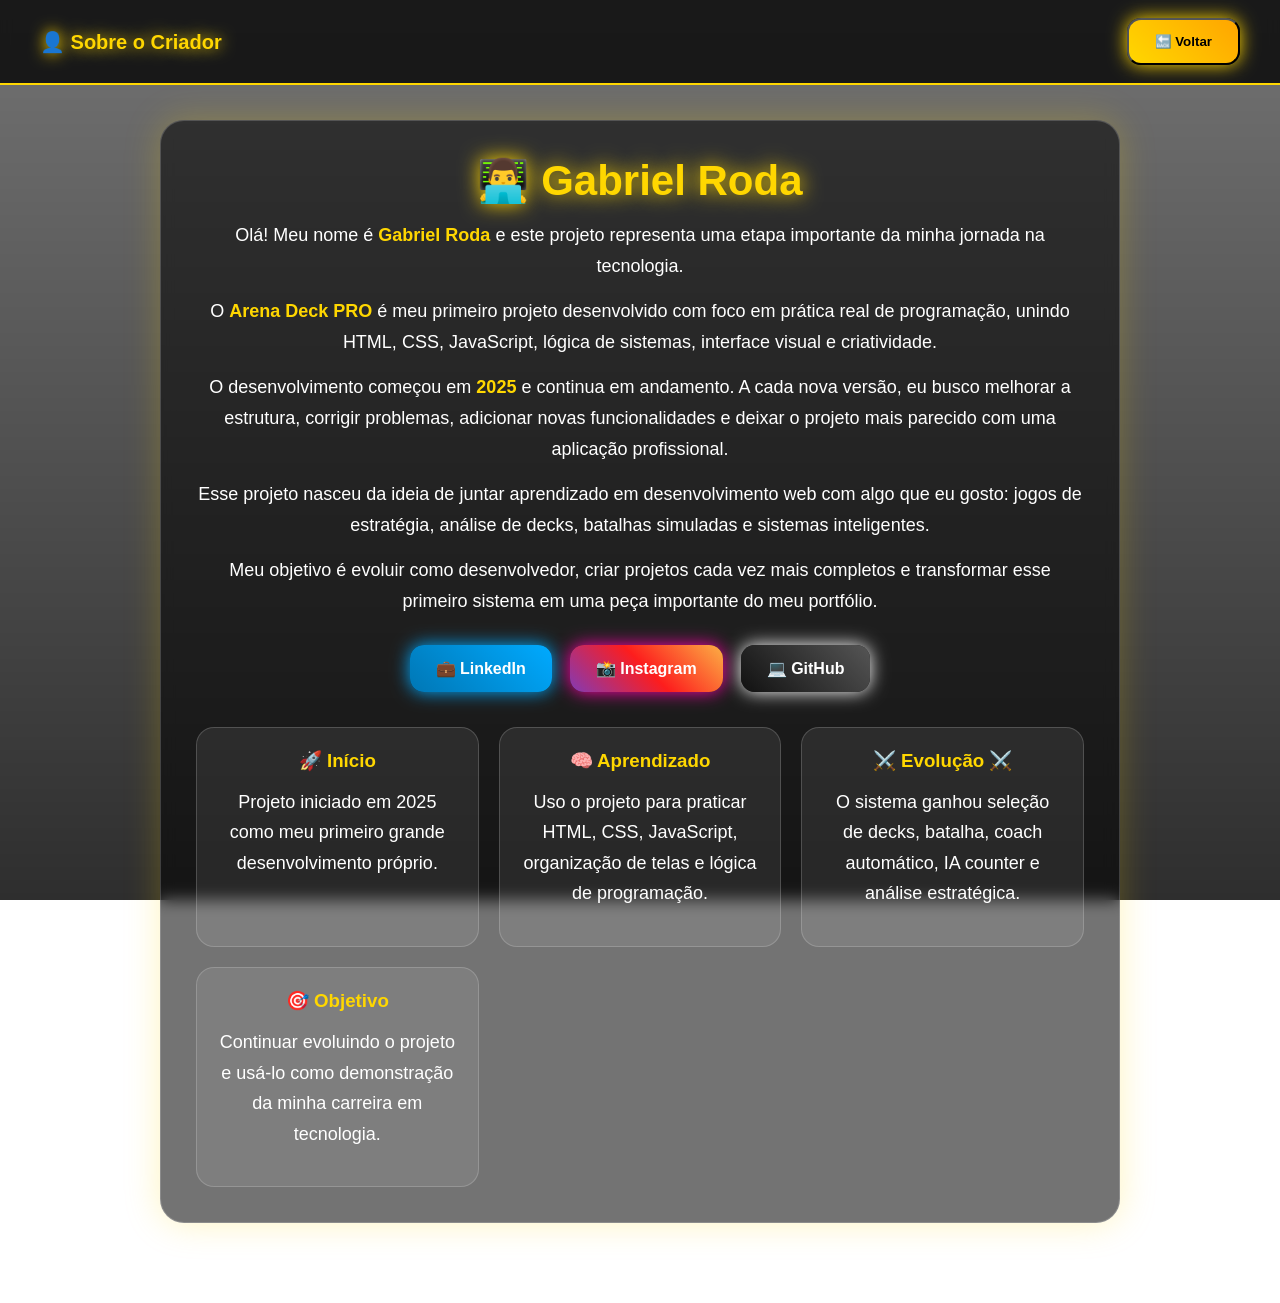
<file: criador.html>
<!DOCTYPE html>
<html lang="pt-br">
<head>
<meta charset="UTF-8">
<meta name="viewport" content="width=device-width, initial-scale=1.0">
<title>Sobre o Criador</title>

<style>
*{
margin:0;
padding:0;
box-sizing:border-box;
}

body{
font-family:Arial,sans-serif;
color:white;
min-height:100vh;
overflow-x:hidden;
text-align:center;
}

body::before{
content:"";
position:fixed;
inset:0;
background:url("https://image.pollinations.ai/prompt/developer%20workspace%20coding%20portfolio%20cinematic%20gold%20blue%20lights")
center/cover no-repeat;
filter:blur(5px);
transform:scale(1.08);
z-index:-2;
}

body::after{
content:"";
position:fixed;
inset:0;
background:linear-gradient(180deg,rgba(0,0,0,.55),rgba(0,0,0,.82));
z-index:-1;
}

.topbar{
position:fixed;
top:0;
width:100%;
padding:18px 40px;
display:flex;
justify-content:space-between;
align-items:center;
background:rgba(0,0,0,.78);
border-bottom:2px solid gold;
z-index:10;
backdrop-filter:blur(8px);
}

.logo{
color:gold;
font-weight:bold;
font-size:20px;
text-shadow:0 0 15px gold;
}

.container{
max-width:1000px;
margin:auto;
padding:120px 20px 80px;
}

.profile-card{
background:rgba(0,0,0,.55);
border:1px solid rgba(255,255,255,.18);
border-radius:24px;
padding:35px;
backdrop-filter:blur(8px);
box-shadow:0 0 35px rgba(255,215,0,.25);
animation:fadeUp 1s ease;
}

.profile-card h1{
color:gold;
font-size:42px;
text-shadow:0 0 20px gold;
margin-bottom:15px;
}

.profile-card p{
font-size:18px;
line-height:1.7;
margin:15px 0;
}

.highlight{
color:gold;
font-weight:bold;
}

.socials{
margin-top:28px;
display:flex;
justify-content:center;
gap:18px;
flex-wrap:wrap;
}

.btn{
position:relative;
padding:14px 26px;
border-radius:14px;
font-weight:bold;
text-decoration:none;
overflow:hidden;
transition:.35s;
}

.btn::before{
content:"";
position:absolute;
top:0;
left:-120%;
width:80%;
height:100%;
background:linear-gradient(90deg,transparent,rgba(255,255,255,.75),transparent);
transform:skewX(-25deg);
transition:.5s;
}

.btn:hover::before{
left:140%;
}

.linkedin{
background:linear-gradient(45deg,#0077b5,#00aaff);
color:white;
box-shadow:0 0 18px #00aaff;
}

.instagram{
background:linear-gradient(45deg,#833ab4,#fd1d1d,#fcb045);
color:white;
box-shadow:0 0 18px #ff00aa;
}

.github{
background:linear-gradient(45deg,#111,#555);
color:white;
box-shadow:0 0 18px white;
}

.home{
background:linear-gradient(45deg,gold,orange);
color:black;
box-shadow:0 0 18px gold;
}

.btn:hover{
transform:scale(1.08) translateY(-4px);
}

.timeline{
margin-top:35px;
display:grid;
grid-template-columns:repeat(auto-fit,minmax(230px,1fr));
gap:20px;
}

.box{
background:rgba(255,255,255,.08);
border:1px solid rgba(255,255,255,.18);
border-radius:18px;
padding:22px;
transition:.35s;
}

.box:hover{
transform:translateY(-8px);
border-color:gold;
box-shadow:0 0 25px rgba(255,215,0,.35);
}

.box h3{
color:gold;
margin-bottom:10px;
}

@keyframes fadeUp{
from{opacity:0;transform:translateY(35px);}
to{opacity:1;transform:translateY(0);}
}

@media(max-width:700px){
.profile-card h1{font-size:32px;}
.profile-card p{font-size:16px;}
.topbar{padding:16px 20px;}
}
</style>
</head>

<body>

<header class="topbar">
<div class="logo">👤 Sobre o Criador</div>
<button class="btn home" onclick="voltarPagina()">
🔙 Voltar
</button>
</header>

<main class="container">

<section class="profile-card">

<h1>👨‍💻 Gabriel Roda</h1>

<p>
Olá! Meu nome é <span class="highlight">Gabriel Roda</span> e este projeto representa uma etapa importante da minha jornada na tecnologia.
</p>

<p>
O <span class="highlight">Arena Deck PRO</span> é meu primeiro projeto desenvolvido com foco em prática real de programação, unindo HTML, CSS, JavaScript, lógica de sistemas, interface visual e criatividade.
</p>

<p>
O desenvolvimento começou em <span class="highlight">2025</span> e continua em andamento. A cada nova versão, eu busco melhorar a estrutura, corrigir problemas, adicionar novas funcionalidades e deixar o projeto mais parecido com uma aplicação profissional.
</p>

<p>
Esse projeto nasceu da ideia de juntar aprendizado em desenvolvimento web com algo que eu gosto: jogos de estratégia, análise de decks, batalhas simuladas e sistemas inteligentes.
</p>

<p>
Meu objetivo é evoluir como desenvolvedor, criar projetos cada vez mais completos e transformar esse primeiro sistema em uma peça importante do meu portfólio.
</p>

<div class="socials">
<a href="https://www.linkedin.com/in/gabrielroda2k/" target="_blank" class="btn linkedin">💼 LinkedIn</a>
<a href="https://www.instagram.com/gabrielroda__/" target="_blank" class="btn instagram">📸 Instagram</a>
<a href="https://github.com/GbrRoda" target="_blank" class="btn github">💻 GitHub</a>
</div>

<div class="timeline">

<div class="box">
<h3>🚀 Início</h3>
<p>Projeto iniciado em 2025 como meu primeiro grande desenvolvimento próprio.</p>
</div>

<div class="box">
<h3>🧠 Aprendizado</h3>
<p>Uso o projeto para praticar HTML, CSS, JavaScript, organização de telas e lógica de programação.</p>
</div>

<div class="box">
<h3>⚔️ Evolução ⚔️</h3>
<p>O sistema ganhou seleção de decks, batalha, coach automático, IA counter e análise estratégica.</p>
</div>

<div class="box">
<h3>🎯 Objetivo</h3>
<p>Continuar evoluindo o projeto e usá-lo como demonstração da minha carreira em tecnologia.</p>
</div>

</div>

</section>

</main>

<script>
function voltarPagina(){
    window.location.href = "index.html?menu=1";
}

</script>
</body>
</html>
</file>
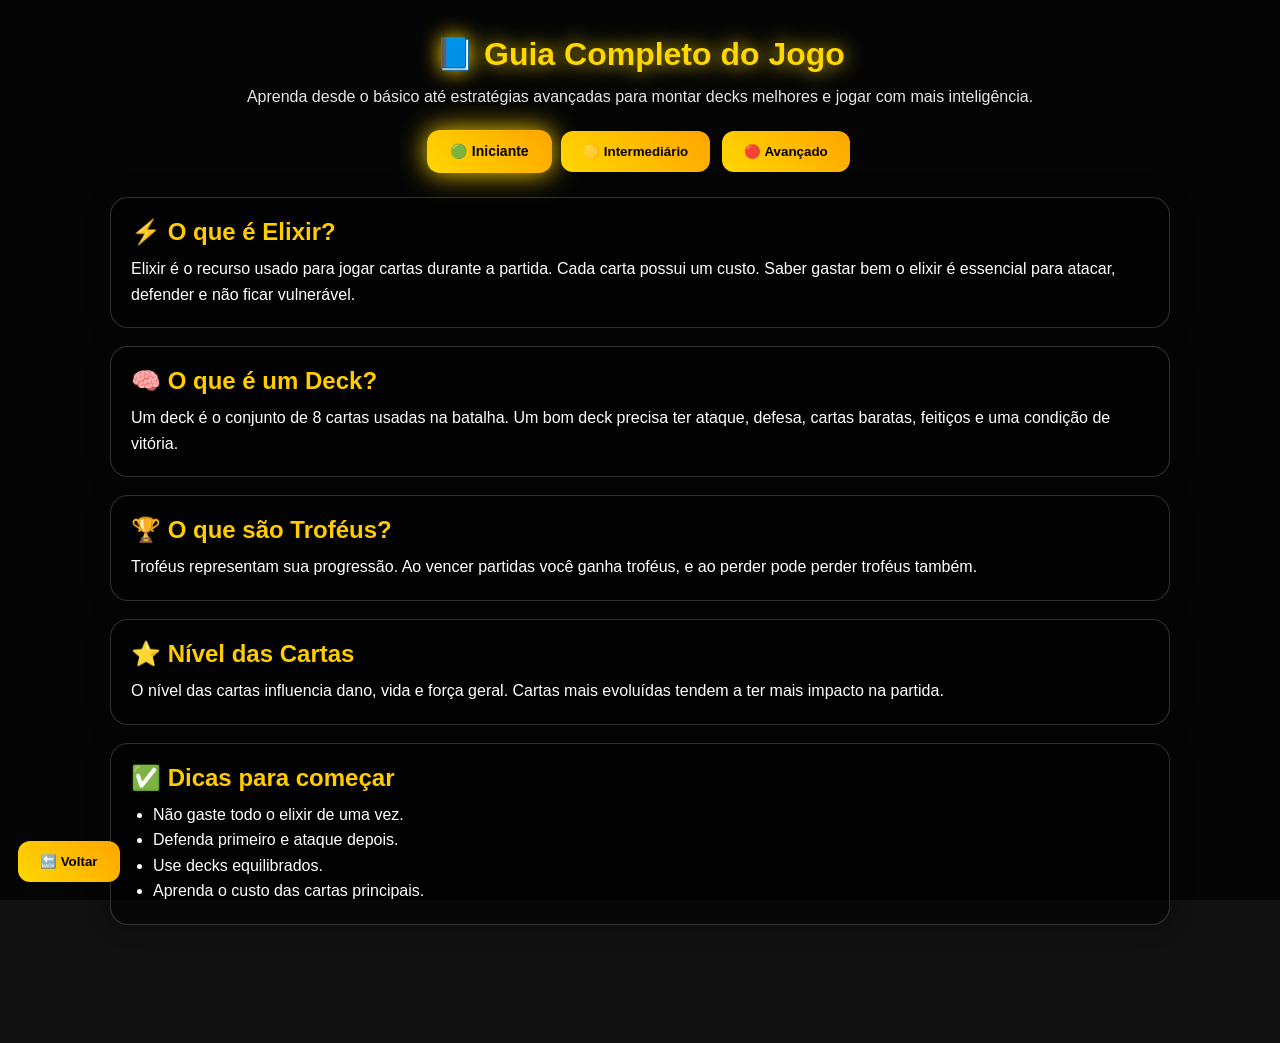
<file: guia.html>
<!DOCTYPE html>
<html lang="pt-br">
<head>
<meta charset="UTF-8">
<meta name="viewport" content="width=device-width, initial-scale=1.0">
<title>Guia para Iniciantes</title>

<style>
*{
margin:0;
padding:0;
box-sizing:border-box;
}

body{
font-family:Arial,sans-serif;
color:white;
text-align:center;
min-height:100vh;
background:#111;
}

body::before{
content:"";
position:fixed;
inset:0;
background:url("https://image.pollinations.ai/prompt/fantasy%20battle%20arena%20strategy%20guide%20gold%20blue%20cinematic")
center/cover no-repeat;
filter:blur(5px);
transform:scale(1.08);
z-index:-2;
}

body::after{
content:"";
position:fixed;
inset:0;
background:rgba(0,0,0,.72);
z-index:-1;
}

.container{
max-width:1100px;
margin:auto;
padding:35px 20px 100px;
}

h1{
color:gold;
text-shadow:0 0 20px gold;
margin-bottom:15px;
}

.subtitle{
opacity:.9;
margin-bottom:25px;
}

.tabs{
display:flex;
justify-content:center;
gap:12px;
flex-wrap:wrap;
margin-bottom:25px;
}

button{
padding:13px 22px;
border:none;
border-radius:12px;
background:linear-gradient(45deg,gold,orange);
font-weight:bold;
cursor:pointer;
transition:.3s;
}

button:hover{
transform:scale(1.08);
box-shadow:0 0 20px gold;
}

.tab-btn.active{
box-shadow:0 0 25px gold;
transform:scale(1.05);
}

.level{
display:none;
animation:fade .4s ease;
}

.level.active{
display:block;
}

.card{
background:rgba(0,0,0,.58);
border:1px solid rgba(255,255,255,.18);
border-radius:18px;
padding:20px;
margin:18px 0;
text-align:left;
box-shadow:0 0 22px rgba(0,0,0,.4);
}

.card h2{
color:#ffcc00;
margin-bottom:10px;
}

.card p,.card li{
line-height:1.6;
font-size:16px;
}

ul{
margin-left:22px;
}

.back{
position:fixed;
left:18px;
bottom:18px;
}

@keyframes fade{
from{opacity:0;transform:translateY(15px);}
to{opacity:1;transform:translateY(0);}
}

@media(max-width:700px){
.back{
position:static;
margin-top:25px;
}
}
</style>
</head>

<body>

<div class="container">

<h1>📘 Guia Completo do Jogo</h1>
<p class="subtitle">Aprenda desde o básico até estratégias avançadas para montar decks melhores e jogar com mais inteligência.</p>

<div class="tabs">
<button class="tab-btn active" onclick="abrirNivel('iniciante',this)">🟢 Iniciante</button>
<button class="tab-btn" onclick="abrirNivel('intermediario',this)">🟡 Intermediário</button>
<button class="tab-btn" onclick="abrirNivel('avancado',this)">🔴 Avançado</button>
</div>

<div id="iniciante" class="level active">

<div class="card">
<h2>⚡ O que é Elixir?</h2>
<p>Elixir é o recurso usado para jogar cartas durante a partida. Cada carta possui um custo. Saber gastar bem o elixir é essencial para atacar, defender e não ficar vulnerável.</p>
</div>

<div class="card">
<h2>🧠 O que é um Deck?</h2>
<p>Um deck é o conjunto de 8 cartas usadas na batalha. Um bom deck precisa ter ataque, defesa, cartas baratas, feitiços e uma condição de vitória.</p>
</div>

<div class="card">
<h2>🏆 O que são Troféus?</h2>
<p>Troféus representam sua progressão. Ao vencer partidas você ganha troféus, e ao perder pode perder troféus também.</p>
</div>

<div class="card">
<h2>⭐ Nível das Cartas</h2>
<p>O nível das cartas influencia dano, vida e força geral. Cartas mais evoluídas tendem a ter mais impacto na partida.</p>
</div>

<div class="card">
<h2>✅ Dicas para começar</h2>
<ul>
<li>Não gaste todo o elixir de uma vez.</li>
<li>Defenda primeiro e ataque depois.</li>
<li>Use decks equilibrados.</li>
<li>Aprenda o custo das cartas principais.</li>
</ul>
</div>

</div>

<div id="intermediario" class="level">

<div class="card">
<h2>🎯 Condição de Vitória</h2>
<p>É a carta principal que você usa para causar dano na torre inimiga, como Corredor, Barril de Goblins, Gigante, Balão ou Monta-Carneiros.</p>
</div>

<div class="card">
<h2>🔁 Ciclo de Cartas</h2>
<p>Ciclo é a velocidade com que você consegue voltar para suas cartas principais. Decks baratos giram mais rápido e pressionam melhor.</p>
</div>

<div class="card">
<h2>🛡️ Defesa eficiente</h2>
<p>Uma boa defesa usa menos elixir do que o ataque inimigo. Assim você cria vantagem para contra-atacar.</p>
</div>

<div class="card">
<h2>🔥 Feitiços</h2>
<p>Feitiços pequenos ajudam contra tropas fracas. Feitiços pesados ajudam a finalizar torres ou eliminar tropas importantes.</p>
</div>

<div class="card">
<h2>✅ Dicas intermediárias</h2>
<ul>
<li>Conte o elixir do inimigo.</li>
<li>Descubra a condição de vitória do adversário.</li>
<li>Não use feitiço pesado sem necessidade.</li>
<li>Monte pressão nas duas rotas quando possível.</li>
</ul>
</div>

</div>

<div id="avancado" class="level">

<div class="card">
<h2>🧠 Leitura de Jogo</h2>
<p>Jogadores avançados observam o ciclo do inimigo, contam elixir e sabem quando punir uma jogada errada.</p>
</div>

<div class="card">
<h2>⚔️ Controle de Elixir</h2>
<p>Se você defende gastando menos, ganha vantagem. Essa vantagem pode virar um ataque forte e decidir a partida.</p>
</div>

<div class="card">
<h2>🚀 Pressão e Punição</h2>
<p>Quando o inimigo gasta muito elixir em uma rota, você pode atacar a outra rota rapidamente para forçar uma defesa ruim.</p>
</div>

<div class="card">
<h2>🏗️ Posicionamento</h2>
<p>Colocar construções e tropas no lugar certo muda completamente a defesa. Um bom posicionamento pode parar ataques muito mais caros.</p>
</div>

<div class="card">
<h2>✅ Dicas avançadas</h2>
<ul>
<li>Memorize o ciclo das cartas do inimigo.</li>
<li>Force respostas ruins do adversário.</li>
<li>Guarde counters para cartas perigosas.</li>
<li>Use pressão para controlar o ritmo da partida.</li>
</ul>
</div>

</div>

</div>

<div class="back">
<button onclick="window.history.back()">🔙 Voltar</button>
</div>

<script>
function abrirNivel(id,botao){
document.querySelectorAll(".level").forEach(l=>l.classList.remove("active"));
document.getElementById(id).classList.add("active");

document.querySelectorAll(".tab-btn").forEach(b=>b.classList.remove("active"));
botao.classList.add("active");
}
</script>

</body>
</html>
</file>
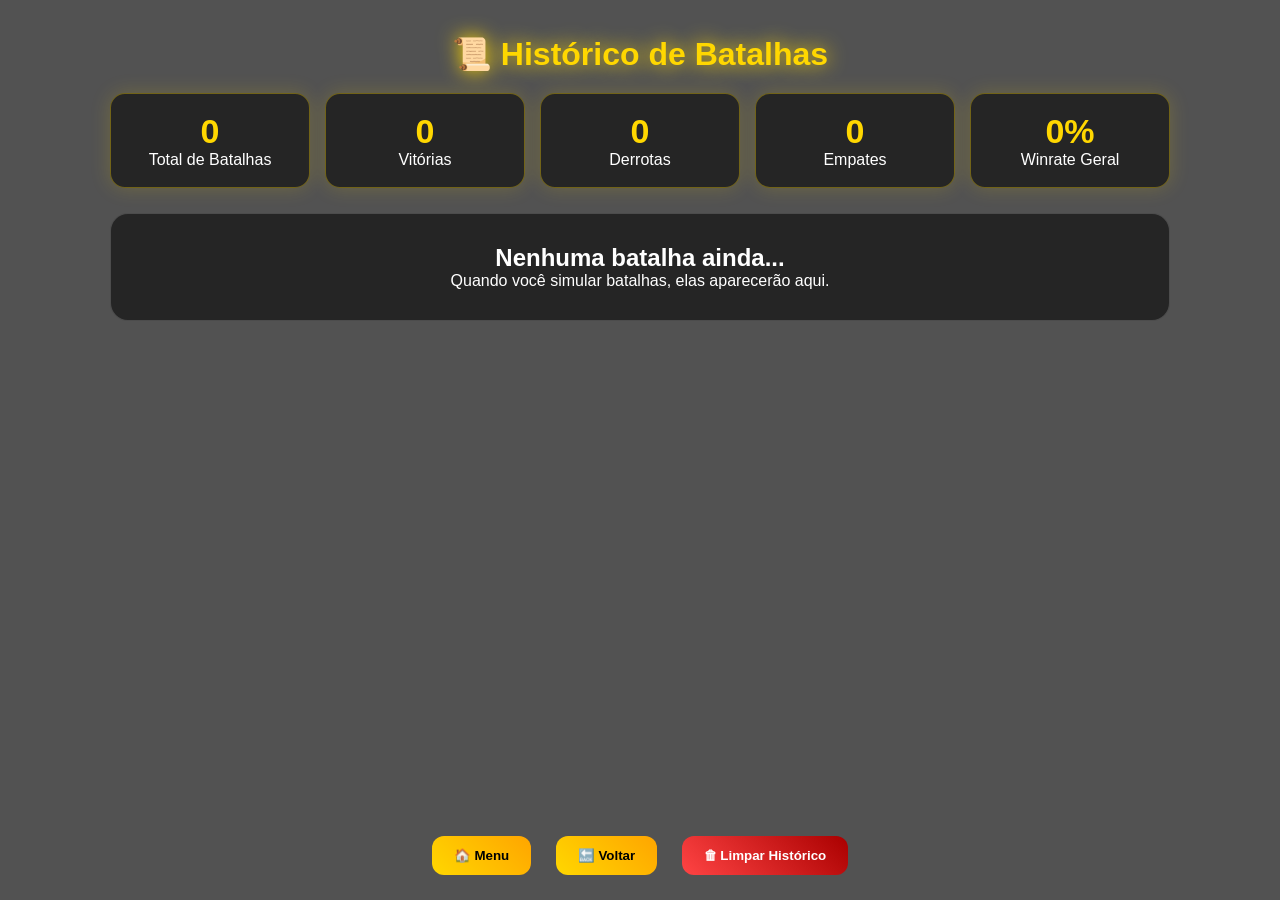
<file: historico.html>
<!DOCTYPE html>
<html lang="pt-br">
<head>
<meta charset="UTF-8">
<meta name="viewport" content="width=device-width, initial-scale=1.0">
<title>Histórico de Batalhas</title>

<style>
*{
margin:0;
padding:0;
box-sizing:border-box;
}

body{
font-family:Arial,sans-serif;
color:white;
text-align:center;
min-height:100vh;
overflow-x:hidden;
}

body::before{
content:"";
position:fixed;
inset:0;
background:url("https://image.pollinations.ai/prompt/clash%20royale%20battle%20history%20arena%20gold%20dark%20cinematic")
center/cover no-repeat;
filter:blur(5px);
transform:scale(1.08);
z-index:-2;
}

body::after{
content:"";
position:fixed;
inset:0;
background:rgba(0,0,0,.68);
z-index:-1;
}

.container{
max-width:1100px;
margin:auto;
padding:35px 20px 100px;
}

h1{
color:gold;
text-shadow:0 0 20px gold;
margin-bottom:20px;
}

.stats{
display:grid;
grid-template-columns:repeat(auto-fit,minmax(180px,1fr));
gap:15px;
margin-bottom:25px;
}

.stat{
background:rgba(0,0,0,.55);
border:1px solid rgba(255,215,0,.35);
border-radius:15px;
padding:18px;
box-shadow:0 0 20px rgba(255,215,0,.18);
}

.stat h2{
color:gold;
font-size:34px;
}

.card{
background:rgba(0,0,0,.58);
border:1px solid rgba(255,255,255,.18);
padding:18px;
border-radius:18px;
margin:18px 0;
box-shadow:0 0 25px rgba(0,0,0,.4);
transition:.3s;
}

.card:hover{
transform:translateY(-5px);
box-shadow:0 0 25px rgba(255,215,0,.35);
border-color:gold;
}

.resultado{
font-size:24px;
color:gold;
margin-bottom:10px;
}

.deck-area{
display:grid;
grid-template-columns:repeat(auto-fit,minmax(260px,1fr));
gap:15px;
margin-top:15px;
}

.deck-box{
background:rgba(255,255,255,.08);
border-radius:14px;
padding:14px;
}

.deck-box h3{
color:#ffcc00;
margin-bottom:10px;
}

.cards{
display:flex;
justify-content:center;
flex-wrap:wrap;
gap:7px;
}

.cards img{
width:48px;
border-radius:7px;
transition:.3s;
}

.cards img:hover{
transform:scale(1.2);
box-shadow:0 0 15px gold;
}

.info{
margin-top:12px;
font-size:14px;
opacity:.9;
}

button{
padding:12px 22px;
margin:10px;
border:none;
border-radius:12px;
background:linear-gradient(45deg,gold,orange);
font-weight:bold;
cursor:pointer;
transition:.3s;
}

button:hover{
transform:scale(1.08);
box-shadow:0 0 20px gold;
}

.danger{
background:linear-gradient(45deg,#ff4444,#aa0000);
color:white;
}

.empty{
background:rgba(0,0,0,.55);
border:1px solid rgba(255,255,255,.18);
border-radius:18px;
padding:30px;
margin-top:25px;
}

.actions{
position:fixed;
bottom:15px;
left:0;
right:0;
z-index:20;
}

@media(max-width:700px){
.cards img{
width:42px;
}

.actions{
position:static;
margin-top:25px;
}
}
</style>
</head>

<body>

<div class="container">

<h1>📜 Histórico de Batalhas</h1>

<div class="stats">
<div class="stat">
<h2 id="total">0</h2>
<p>Total de Batalhas</p>
</div>

<div class="stat">
<h2 id="vitorias">0</h2>
<p>Vitórias</p>
</div>

<div class="stat">
<h2 id="derrotas">0</h2>
<p>Derrotas</p>
</div>

<div class="stat">
<h2 id="empates">0</h2>
<p>Empates</p>
</div>

<div class="stat">
<h2 id="winrate">0%</h2>
<p>Winrate Geral</p>
</div>
</div>

<div id="historico"></div>

</div>

<div class="actions">
<button onclick="window.location.href='index.html'">🏠 Menu</button>
<button onclick="voltarPagina()">🔙 Voltar</button>
<button class="danger" onclick="limpar()">🗑 Limpar Histórico</button>
</div>

<script>
const imgBase="https://royaleapi.github.io/cr-api-assets/cards/";

let historico = JSON.parse(localStorage.getItem("historico")) || [];

const div = document.getElementById("historico");

function cardFile(name){
return name.toLowerCase()
.replaceAll(".","")
.replaceAll(" ","-")
.replaceAll("'","");
}

function renderStats(){
let total=historico.length;
let vitorias=historico.filter(b => String(b.resultado).includes("Vitória")).length;
let derrotas=historico.filter(b => String(b.resultado).includes("Derrota")).length;
let empates=historico.filter(b => String(b.resultado).includes("Empate")).length;

let winrate=total>0 ? Math.round((vitorias/total)*100) : 0;

document.getElementById("total").innerText=total;
document.getElementById("vitorias").innerText=vitorias;
document.getElementById("derrotas").innerText=derrotas;
document.getElementById("empates").innerText=empates;
document.getElementById("winrate").innerText=winrate+"%";
}

function renderDeck(deck){
if(!deck || deck.length===0){
return "<p>Sem cartas registradas.</p>";
}

return `
<div class="cards">
${deck.map(c=>`<img src="${imgBase}${cardFile(c)}.png" title="${c}" alt="${c}">`).join("")}
</div>
`;
}

function render(){
div.innerHTML="";

renderStats();

if(historico.length===0){
div.innerHTML=`
<div class="empty">
<h2>Nenhuma batalha ainda...</h2>
<p>Quando você simular batalhas, elas aparecerão aqui.</p>
</div>
`;
return;
}

historico.slice().reverse().forEach((b,index)=>{
div.innerHTML += `
<div class="card">
<div class="resultado">${b.resultado || "Resultado não registrado"}</div>

<div class="deck-area">

<div class="deck-box">
<h3>🧠 Seu Deck</h3>
${renderDeck(b.player)}
</div>

<div class="deck-box">
<h3>👾 Deck Inimigo</h3>
${renderDeck(b.enemy)}
</div>

</div>

<div class="info">
<p>⏱ ${b.data || "Data não registrada"}</p>
<p>🏰 Sua torre: ${b.hpPlayer ?? "N/A"} HP</p>
<p>🏯 Torre inimiga: ${b.hpEnemy ?? "N/A"} HP</p>
<p>📊 Winrate estimado: Você ${b.winPlayer ?? "?"}% x ${b.winEnemy ?? "?"}% Inimigo</p>
</div>
</div>
`;
});
}

function limpar(){
if(!confirm("Tem certeza que deseja limpar todo o histórico?")){
return;
}

localStorage.removeItem("historico");
location.reload();
}

render();

function salvarPaginaAtual(){
let pilha = JSON.parse(sessionStorage.getItem("pilhaPaginas")) || [];
let atual = window.location.pathname.split("/").pop() || "historico.html";

if(pilha[pilha.length - 1] !== atual){
pilha.push(atual);
}

sessionStorage.setItem("pilhaPaginas", JSON.stringify(pilha));
}

function voltarPagina(){
  window.location.href = "decks.html";
}

salvarPaginaAtual();

</script>

</body>
</html>
</file>
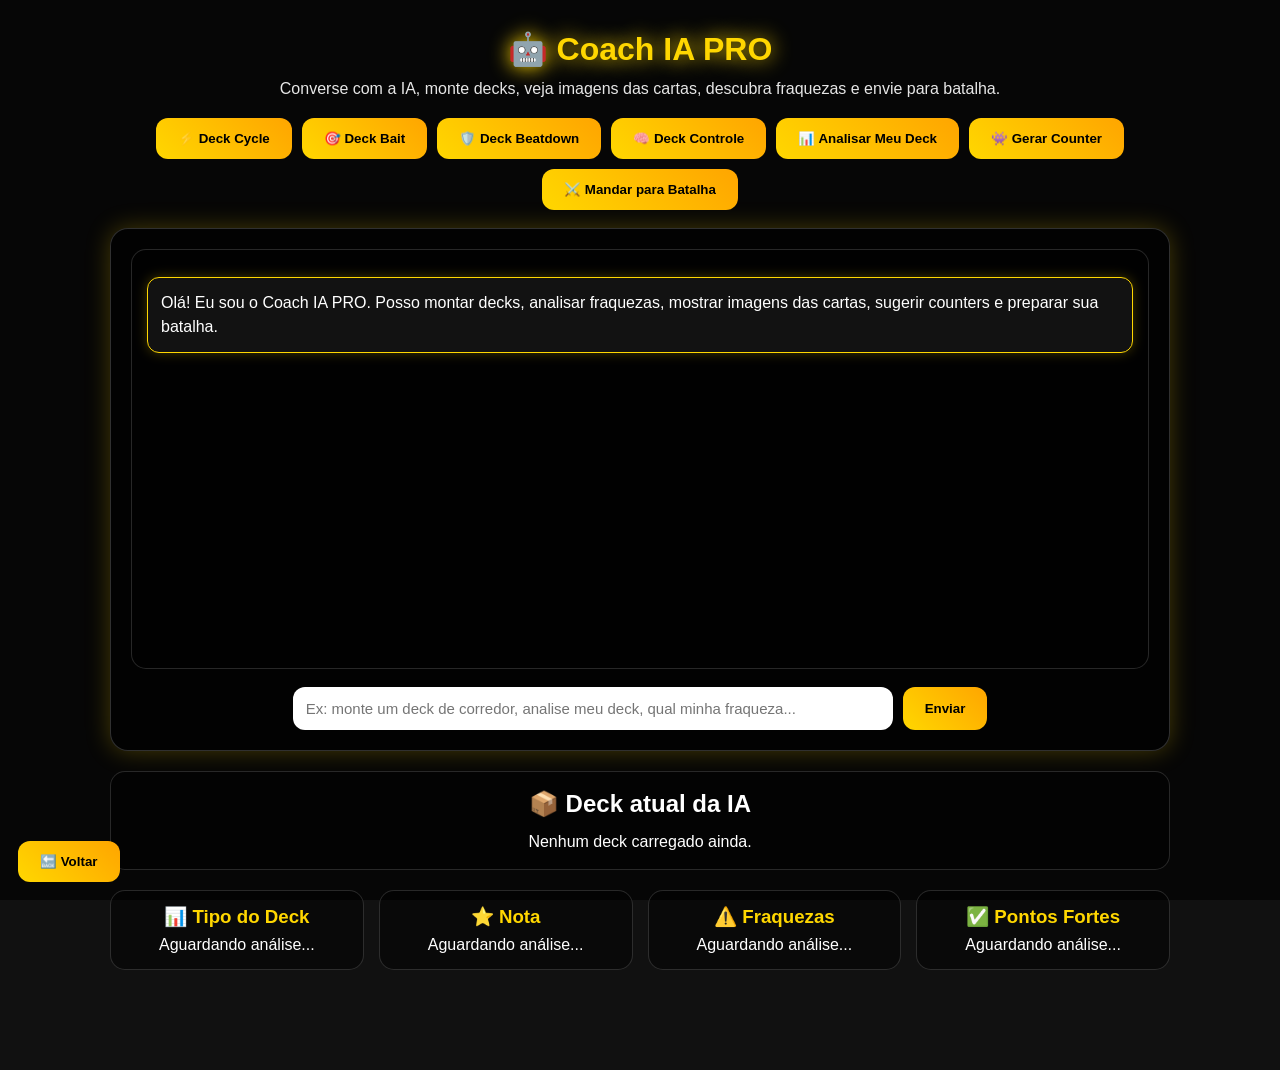
<file: ia.html>
<!DOCTYPE html>
<html lang="pt-br">
<head>
<meta charset="UTF-8">
<meta name="viewport" content="width=device-width, initial-scale=1.0">
<title>Coach IA PRO</title>

<style>
*{
margin:0;
padding:0;
box-sizing:border-box;
}

body{
font-family:Arial,sans-serif;
color:white;
text-align:center;
min-height:100vh;
overflow-x:hidden;
background:#111;
}

body::before{
content:"";
position:fixed;
inset:0;
background:url("https://image.pollinations.ai/prompt/clash%20royale%20strategy%20coach%20arena%20dark%20gold%20cinematic")
center/cover no-repeat;
filter:blur(5px);
transform:scale(1.08);
z-index:-2;
}

body::after{
content:"";
position:fixed;
inset:0;
background:rgba(0,0,0,.65);
z-index:-1;
}

.container{
max-width:1100px;
margin:auto;
padding:30px 20px 100px;
}

h1{
color:gold;
text-shadow:0 0 20px gold;
margin-bottom:12px;
}

.subtitle{
margin-bottom:20px;
opacity:.9;
}

.panel{
background:rgba(0,0,0,.55);
border:1px solid rgba(255,255,255,.18);
border-radius:18px;
padding:20px;
box-shadow:0 0 25px rgba(255,215,0,.25);
}

.chat{
height:420px;
overflow-y:auto;
text-align:left;
padding:15px;
background:rgba(0,0,0,.45);
border-radius:15px;
border:1px solid rgba(255,255,255,.15);
}

.msg{
margin:12px 0;
padding:13px;
border-radius:12px;
line-height:1.5;
}

.user{
background:linear-gradient(45deg,#0066ff,#00d4ff);
}

.bot{
background:rgba(20,20,20,.9);
border:1px solid gold;
box-shadow:0 0 12px rgba(255,215,0,.25);
}

.controls{
margin-top:18px;
display:flex;
justify-content:center;
gap:10px;
flex-wrap:wrap;
}

input{
width:70%;
max-width:600px;
padding:13px;
border:none;
border-radius:12px;
outline:none;
font-size:15px;
}

button{
padding:13px 22px;
border:none;
border-radius:12px;
background:linear-gradient(45deg,gold,orange);
font-weight:bold;
cursor:pointer;
transition:.3s;
}

button:hover{
transform:scale(1.08);
box-shadow:0 0 20px gold;
}

.quick{
margin:18px 0;
display:flex;
justify-content:center;
flex-wrap:wrap;
gap:10px;
}

.deck-preview{
margin-top:20px;
background:rgba(0,0,0,.45);
border-radius:15px;
padding:18px;
border:1px solid rgba(255,255,255,.15);
}

.card-list{
margin-top:15px;
display:flex;
justify-content:center;
flex-wrap:wrap;
gap:12px;
}

.card-box{
width:90px;
background:rgba(0,0,0,.5);
border:1px solid rgba(255,215,0,.45);
border-radius:12px;
padding:8px;
transition:.3s;
}

.card-box:hover{
transform:scale(1.12);
box-shadow:0 0 18px gold;
}

.card-box img{
width:65px;
display:block;
margin:auto;
}

.card-box span{
display:block;
font-size:11px;
margin-top:6px;
color:#ffcc00;
}

.info-grid{
margin-top:20px;
display:grid;
grid-template-columns:repeat(auto-fit,minmax(220px,1fr));
gap:15px;
}

.info-card{
background:rgba(0,0,0,.45);
border:1px solid rgba(255,255,255,.15);
border-radius:15px;
padding:15px;
}

.info-card h3{
color:gold;
margin-bottom:8px;
}

.back{
position:fixed;
left:18px;
bottom:18px;
}

.home{
position:fixed;
right:18px;
bottom:18px;
}

@media(max-width:700px){
input{
width:100%;
}

.card-box{
width:78px;
}

.card-box img{
width:58px;
}

.back,.home{
position:static;
margin-top:15px;
}
}
</style>
</head>

<body>

<div class="container">

<h1>🤖 Coach IA PRO</h1>
<p class="subtitle">Converse com a IA, monte decks, veja imagens das cartas, descubra fraquezas e envie para batalha.</p>

<div class="quick">
<button onclick="montarDeck('cycle')">⚡ Deck Cycle</button>
<button onclick="montarDeck('bait')">🎯 Deck Bait</button>
<button onclick="montarDeck('beatdown')">🛡️ Deck Beatdown</button>
<button onclick="montarDeck('controle')">🧠 Deck Controle</button>
<button onclick="analisarDeck()">📊 Analisar Meu Deck</button>
<button onclick="gerarCounter()">👾 Gerar Counter</button>
<button onclick="mandarParaBatalha()">⚔️ Mandar para Batalha</button>
</div>

<div class="panel">
<div class="chat" id="chat"></div>

<div class="controls">
<input id="input" placeholder="Ex: monte um deck de corredor, analise meu deck, qual minha fraqueza...">
<button onclick="enviar()">Enviar</button>
</div>
</div>

<div class="deck-preview">
<h2>📦 Deck atual da IA</h2>
<div class="card-list" id="deckPreview"></div>
</div>

<div class="info-grid">

<div class="info-card">
<h3>📊 Tipo do Deck</h3>
<p id="tipoDeck">Aguardando análise...</p>
</div>

<div class="info-card">
<h3>⭐ Nota</h3>
<p id="notaDeck">Aguardando análise...</p>
</div>

<div class="info-card">
<h3>⚠️ Fraquezas</h3>
<p id="fraquezasDeck">Aguardando análise...</p>
</div>

<div class="info-card">
<h3>✅ Pontos Fortes</h3>
<p id="fortesDeck">Aguardando análise...</p>
</div>

</div>

<div class="back">
<button onclick="voltarPagina()">🔙 Voltar</button>
</div>

<script>
const imgBase="https://royaleapi.github.io/cr-api-assets/cards/";

let deckAtual = JSON.parse(localStorage.getItem("playerCards")) || [];

const decksIA = {
cycle:["Hog Rider","Musketeer","Cannon","Fireball","The Log","Ice Spirit","Skeletons","Ice Golem"],
bait:["Princess","Goblin Barrel","Rocket","Inferno Tower","Goblin Gang","Knight","The Log","Ice Spirit"],
beatdown:["Giant","Witch","Baby Dragon","Musketeer","Fireball","Zap","Mini P.E.K.K.A","Skeletons"],
controle:["Mega Knight","Ram Rider","Fisherman","Poison","Zap","Witch","Goblin Cage","Goblins"]
};

function cardFile(name){
return name.toLowerCase()
.replaceAll(".","")
.replaceAll(" ","-")
.replaceAll("'","");
}

function addMsg(text,tipo){
const chat=document.getElementById("chat");
const div=document.createElement("div");
div.className="msg "+tipo;
div.innerHTML=text;
chat.appendChild(div);
chat.scrollTop=chat.scrollHeight;
}

function renderDeck(){
const preview=document.getElementById("deckPreview");
preview.innerHTML="";

if(deckAtual.length===0){
preview.innerHTML="<p>Nenhum deck carregado ainda.</p>";
return;
}

deckAtual.forEach(c=>{
preview.innerHTML+=`
<div class="card-box">
<img src="${imgBase}${cardFile(c)}.png" alt="${c}">
<span>${c}</span>
</div>
`;
});
}

function enviar(){
const input=document.getElementById("input");
const texto=input.value.trim();

if(texto==="") return;

addMsg(texto,"user");
responder(texto.toLowerCase());
input.value="";
}

function responder(txt){

if(txt.includes("corredor") || txt.includes("hog")){
montarDeck("cycle");
return;
}

if(txt.includes("bait") || txt.includes("barril") || txt.includes("log bait")){
montarDeck("bait");
return;
}

if(txt.includes("beatdown") || txt.includes("gigante")){
montarDeck("beatdown");
return;
}

if(txt.includes("controle") || txt.includes("mega")){
montarDeck("controle");
return;
}

if(txt.includes("analisa") || txt.includes("analisar") || txt.includes("fraqueza") || txt.includes("fraco")){
analisarDeck();
return;
}

if(txt.includes("counter")){
gerarCounter();
return;
}

if(txt.includes("batalha")){
mandarParaBatalha();
return;
}

addMsg("Posso montar decks, analisar fraquezas, gerar counters e mandar seu deck para batalha. Tente: <b>monte um deck de corredor</b>, <b>analise meu deck</b> ou <b>gere um counter</b>.","bot");
}

function montarDeck(tipo){
deckAtual=[...decksIA[tipo]];
localStorage.setItem("playerCards",JSON.stringify(deckAtual));
renderDeck();

let nome={
cycle:"Hog Cycle",
bait:"Log Bait",
beatdown:"Beatdown",
controle:"Controle com Mega Knight"
};

addMsg(`Montei um deck <b>${nome[tipo]}</b> para você:<br><br>${deckAtual.join(", ")}`,"bot");
analisarDeck();
}

function analisarDeck(){
if(deckAtual.length===0){
deckAtual=JSON.parse(localStorage.getItem("playerCards")) || [];
}

if(deckAtual.length===0){
addMsg("Você ainda não tem deck salvo. Clique em algum botão de deck ou peça: <b>monte um deck de corredor</b>.","bot");
return;
}

let fraquezas=[];
let pontosFortes=[];
let tipo="Personalizado";

const possuiAlgum = lista => lista.some(c=>deckAtual.includes(c));

if(possuiAlgum(["Hog Rider","Ice Spirit","Skeletons","Ice Golem"])){
tipo="Cycle";
pontosFortes.push("ciclo rápido");
}

if(possuiAlgum(["Princess","Goblin Barrel","Goblin Gang"])){
tipo="Log Bait";
pontosFortes.push("pressão com iscas");
}

if(possuiAlgum(["Giant","P.E.K.K.A","Mega Knight","Lava Hound","Electro Giant"])){
pontosFortes.push("boa presença de tanque");
}

if(possuiAlgum(["Fireball","Rocket","Poison","Lightning"])){
pontosFortes.push("possui feitiço pesado");
}else{
fraquezas.push("falta feitiço pesado");
}

if(possuiAlgum(["Zap","The Log","Arrows","Giant Snowball"])){
pontosFortes.push("possui feitiço pequeno");
}else{
fraquezas.push("falta feitiço pequeno");
}

if(possuiAlgum(["Musketeer","Baby Dragon","Electro Wizard","Minions","Tesla","Electro Dragon","Phoenix"])){
pontosFortes.push("tem resposta contra aéreo");
}else{
fraquezas.push("fraco contra tropas aéreas");
}

if(possuiAlgum(["Cannon","Tesla","Inferno Tower","Goblin Cage","Bomb Tower"])){
pontosFortes.push("tem construção defensiva");
}else{
fraquezas.push("pode sofrer contra Hog Rider, Ram Rider e Royal Giant");
}

if(!possuiAlgum(["Hog Rider","Goblin Barrel","Giant","Balloon","Royal Giant","Ram Rider","Miner","Lava Hound"])){
fraquezas.push("falta condição de vitória clara");
}

let nota=10 - fraquezas.length*1.2;

if(deckAtual.length<8){
nota-=1.5;
fraquezas.push("deck incompleto");
}

if(nota<4) nota=4;

nota=nota.toFixed(1);

document.getElementById("tipoDeck").innerText=tipo;
document.getElementById("notaDeck").innerText=nota+"/10";
document.getElementById("fraquezasDeck").innerText=fraquezas.length ? fraquezas.join(", ") : "Nenhuma fraqueza grave detectada.";
document.getElementById("fortesDeck").innerText=pontosFortes.length ? pontosFortes.join(", ") : "Nenhum ponto forte claro encontrado.";

addMsg(`
<b>📊 Análise do deck</b><br>
Tipo provável: <b>${tipo}</b><br>
Nota estimada: <b>${nota}/10</b><br><br>
<b>Pontos fortes:</b><br>
${pontosFortes.length ? pontosFortes.map(p=>"✅ "+p).join("<br>") : "Nenhum ponto forte claro encontrado."}
<br><br>
<b>Fraquezas:</b><br>
${fraquezas.length ? fraquezas.map(f=>"⚠️ "+f).join("<br>") : "Nenhuma fraqueza grave detectada."}
`,"bot");

sugerirTroca(fraquezas);
renderDeck();
}

function sugerirTroca(fraquezas){
if(fraquezas.length===0) return;

let sugestao="";

if(fraquezas.includes("falta feitiço pesado")){
sugestao="Troque uma carta barata por <b>Fireball</b>.";
}
else if(fraquezas.includes("falta feitiço pequeno")){
sugestao="Adicione <b>The Log</b> ou <b>Zap</b>.";
}
else if(fraquezas.includes("fraco contra tropas aéreas")){
sugestao="Adicione <b>Musketeer</b> ou <b>Tesla</b>.";
}
else if(fraquezas.includes("pode sofrer contra Hog Rider, Ram Rider e Royal Giant")){
sugestao="Adicione <b>Cannon</b> ou <b>Tesla</b>.";
}
else if(fraquezas.includes("falta condição de vitória clara")){
sugestao="Adicione <b>Hog Rider</b>, <b>Goblin Barrel</b> ou <b>Giant</b>.";
}

if(sugestao){
addMsg(`<b>🔁 Sugestão automática:</b><br>${sugestao}`,"bot");
}
}

function gerarCounter(){
let base=JSON.parse(localStorage.getItem("playerCards")) || deckAtual;

if(base.length===0){
addMsg("Monte ou salve um deck primeiro para eu gerar um counter.","bot");
return;
}

let counter=[];

if(base.includes("Hog Rider") || base.includes("Ram Rider") || base.includes("Royal Hogs")){
counter=["Tesla","Cannon","Knight","Musketeer","Fireball","The Log","Skeletons","Ice Spirit"];
}
else if(base.includes("Mega Knight") || base.includes("Giant") || base.includes("P.E.K.K.A") || base.includes("Royal Giant")){
counter=["Inferno Tower","Mini P.E.K.K.A","Valkyrie","Musketeer","Zap","Fireball","Skeletons","Ice Spirit"];
}
else if(base.includes("Goblin Barrel") || base.includes("Princess") || base.includes("Goblin Gang")){
counter=["The Log","Arrows","Valkyrie","Tesla","Fireball","Knight","Ice Spirit","Musketeer"];
}
else if(base.includes("Lava Hound") || base.includes("Balloon") || base.includes("Baby Dragon")){
counter=["Inferno Tower","Musketeer","Electro Wizard","Minions","Fireball","Zap","Knight","Arrows"];
}
else{
counter=["Knight","Musketeer","Tesla","Fireball","The Log","Hog Rider","Skeletons","Ice Spirit"];
}

localStorage.setItem("enemyCards",JSON.stringify(counter));

addMsg(`👾 Counter gerado contra seu deck:<br><br>${counter.join(", ")}`,"bot");
}

function mandarParaBatalha(){
if(deckAtual.length!==8){
addMsg("Seu deck ainda não tem 8 cartas. Monte um deck primeiro.","bot");
return;
}

localStorage.setItem("playerCards",JSON.stringify(deckAtual));

let enemy=JSON.parse(localStorage.getItem("enemyCards")) || [];

if(enemy.length!==8){
gerarCounter();
}

addMsg("Tudo pronto! Seu deck foi enviado para a batalha.","bot");

setTimeout(()=>{
window.location.href="batalha.html";
},900);
}

document.getElementById("input").addEventListener("keydown",function(e){
if(e.key==="Enter"){
enviar();
}
});

addMsg("Olá! Eu sou o Coach IA PRO. Posso montar decks, analisar fraquezas, mostrar imagens das cartas, sugerir counters e preparar sua batalha.","bot");

renderDeck();


if(deckAtual.length>0){
analisarDeck();
}

function voltarPagina(){
window.location.href = "decks.html";
}

</script>


</body>
</html>
</file>
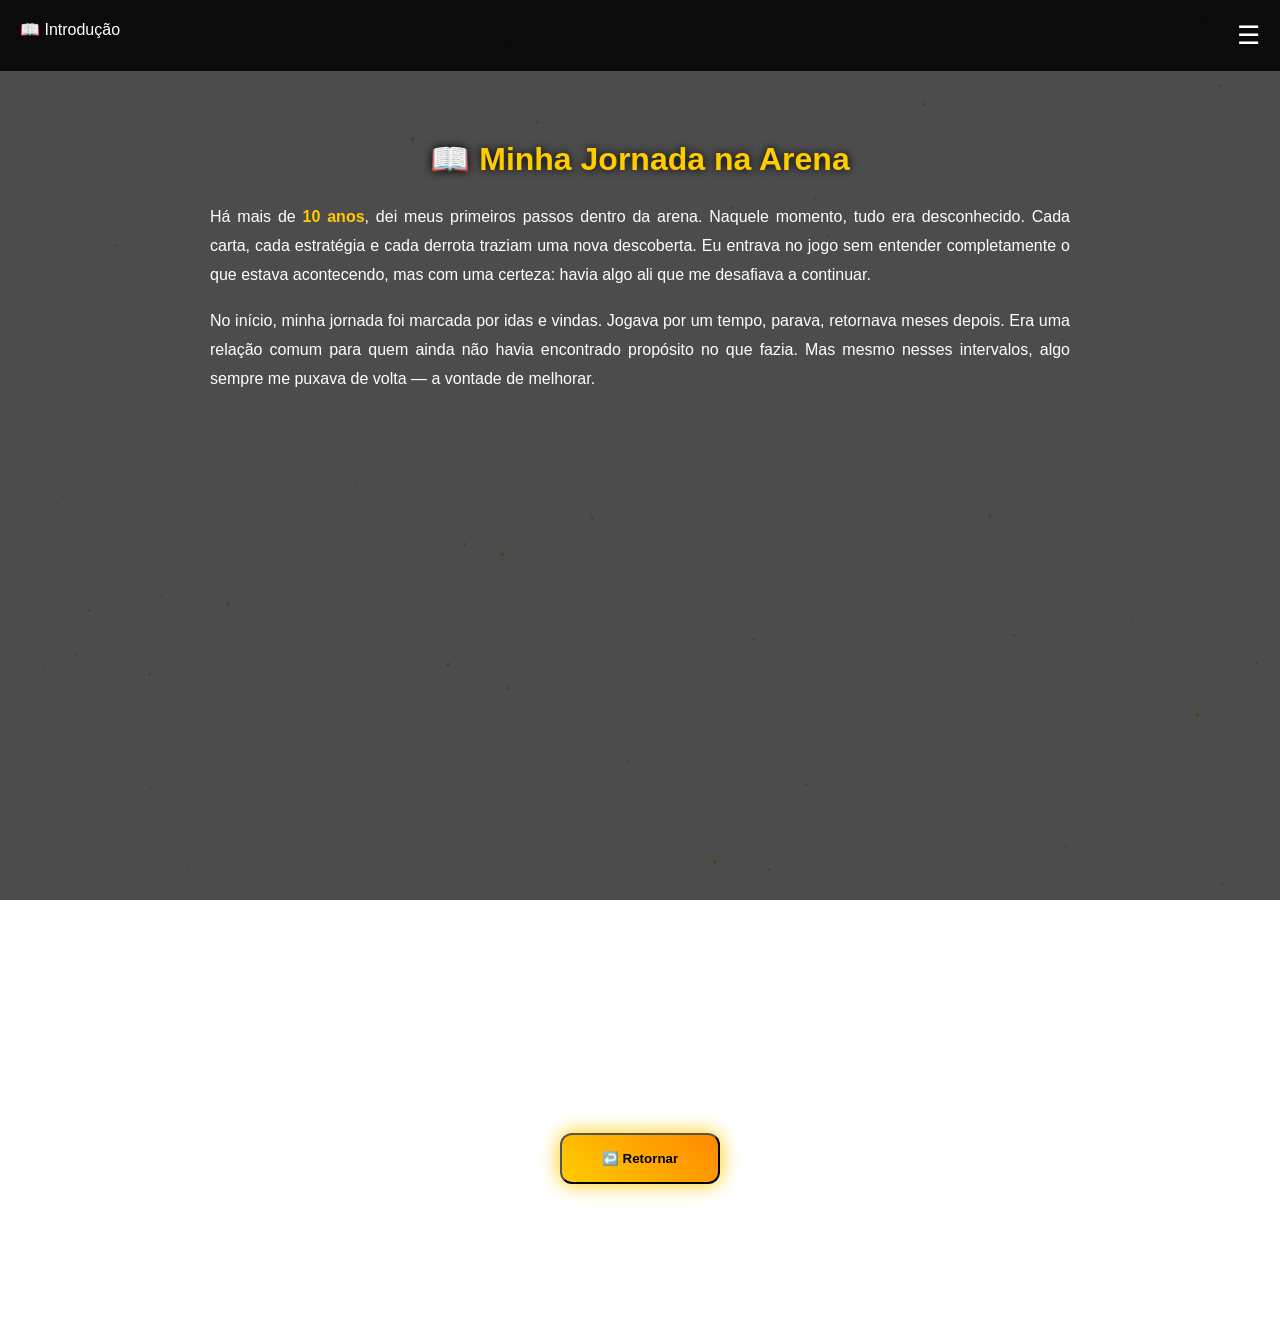
<file: introducao.html>
<!DOCTYPE html>
<html lang="pt-br">
<head>
<meta charset="UTF-8">
<meta name="viewport" content="width=device-width, initial-scale=1.0">
<title>Introdução</title>

<style>
* {
    margin: 0;
    padding: 0;
    box-sizing: border-box;
}

body {
    font-family: Arial;
    color: white;
    overflow-x: hidden;
}

/* FUNDO CINEMÁTICO */
body::before {
    content: "";
    position: fixed;
    inset: 0;
    background: url("https://image.pollinations.ai/prompt/clash%20royale%20arena%20cinematic%20epic%20magic%20lighting")
    center/cover no-repeat;
    filter: blur(7px);
    transform: scale(1.1);
    z-index: -2;
}

body::after {
    content: "";
    position: fixed;
    inset: 0;
    background: rgba(0,0,0,0.7);
    z-index: -1;
}

/* PARTICULAS */
canvas {
    position: fixed;
    inset: 0;
    z-index: -1;
}

/* MENU */
.topbar {
    position: fixed;
    top: 0;
    width: 100%;
    padding: 20px;
    display: flex;
    justify-content: space-between;
    background: rgba(0,0,0,0.85);
    z-index: 10;
}

.menu-btn {
    font-size: 26px;
    cursor: pointer;
}

/* SIDEBAR */
.sidebar {
    position: fixed;
    top: 0;
    left: -260px;
    width: 250px;
    height: 100%;
    background: #111;
    padding: 20px;
    transition: 0.4s;
    z-index: 20;
}

.sidebar.active {
    left: 0;
}

.sidebar a {
    display: block;
    margin: 20px 0;
    color: white;
    text-decoration: none;
}

/* OVERLAY */
.overlay {
    position: fixed;
    inset: 0;
    background: rgba(0,0,0,0.6);
    backdrop-filter: blur(5px);
    opacity: 0;
    pointer-events: none;
    transition: 0.3s;
}

.overlay.active {
    opacity: 1;
    pointer-events: all;
}

/* CONTEÚDO */
.container {
    max-width: 900px;
    margin: 120px auto;
    padding: 20px;
    text-align: center;
}

/* TÍTULO */
h1 {
    color: #ffcc00;
    margin-bottom: 25px;
    font-size: 32px;
    text-shadow: 0 0 10px black;
}

/* TEXTO */
p {
    margin-top: 18px;
    line-height: 1.8;
    text-align: justify;
    opacity: 0;
    transform: translateY(20px);
}

.highlight {
    color: #ffcc00;
    font-weight: bold;
}

/* BOTÃO FINAL */
.back-btn {
    margin-top: 50px;
    padding: 16px 40px;
    background: linear-gradient(45deg,#ffcc00,#ff8800);
    color: black;
    border-radius: 12px;
    font-weight: bold;
    text-decoration: none;
    display: inline-block;
    transition: 0.3s;
    box-shadow: 0 0 20px #ffcc00;
}

.back-btn:hover {
    transform: scale(1.05);
}

/* FINAL IMPACTO */
.final {
    margin-top: 30px;
    font-size: 20px;
    color: #ffcc00;
    text-align: center;
    opacity: 0;
}
</style>
</head>

<body>

<canvas id="particles"></canvas>

<div id="overlay" class="overlay"></div>

<div id="sidebar" class="sidebar">
    <h2>🎮 Menu</h2>
    <button onclick="voltarPagina()">🔙 Voltar</button>
    <a href="decks.html">⚔️ Decks</a>
</div>

<div class="topbar">
    <div>📖 Introdução</div>
    <div class="menu-btn" id="menuBtn">☰</div>
</div>

<div class="container">

<h1>📖 Minha Jornada na Arena</h1>

<p>Há mais de <span class="highlight">10 anos</span>, dei meus primeiros passos dentro da arena. Naquele momento, tudo era desconhecido. Cada carta, cada estratégia e cada derrota traziam uma nova descoberta. Eu entrava no jogo sem entender completamente o que estava acontecendo, mas com uma certeza: havia algo ali que me desafiava a continuar.</p>

<p>No início, minha jornada foi marcada por idas e vindas. Jogava por um tempo, parava, retornava meses depois. Era uma relação comum para quem ainda não havia encontrado propósito no que fazia. Mas mesmo nesses intervalos, algo sempre me puxava de volta — a vontade de melhorar.</p>

<p>Com o passar dos anos, essa curiosidade evoluiu para algo maior. Nos últimos <span class="highlight">3 a 5 anos</span>, passei a jogar com constância, disciplina e foco. Deixei de jogar apenas por diversão e comecei a enxergar o jogo como um ambiente de desenvolvimento.</p>

<p>Foi nesse momento que tudo mudou. Comecei a entender que vencer não era apenas sobre ter cartas fortes, mas sobre <span class="highlight">tomar decisões melhores</span>. Passei a estudar estratégias, observar padrões, aprender com erros e antecipar movimentos. Cada partida se tornou um exercício de análise.</p>

<p>No modo ranqueado, onde cada conquista é visível para outros jogadores, percebi o verdadeiro peso da evolução. Os emblemas não representam apenas vitórias — representam <span class="highlight">consistência, dedicação e inteligência estratégica</span>.</p>

<p>Mais do que subir de nível, eu estava desenvolvendo habilidades que vão além do jogo: <span class="highlight">pensamento crítico, adaptação rápida, tomada de decisão sob pressão e visão estratégica</span>.</p>

<p>Hoje, esse projeto não é apenas um guia. Ele é o reflexo de uma jornada. Um espaço onde compartilho conhecimento, experiência e visão, com o objetivo de ajudar outros jogadores a evoluírem de forma mais rápida e consciente.</p>

<p>Não se trata apenas de jogar melhor. Se trata de <span class="highlight">pensar melhor</span>, agir com estratégia e entender que cada escolha dentro da arena tem um impacto real no resultado final.</p>

<p>Se você chegou até aqui, saiba que está entrando em algo maior do que um simples jogo. Está entrando em um ambiente de evolução.</p>

<p class="final">🔥 A arena não é para todos... mas quem aprende a dominá-la, nunca mais joga do mesmo jeito.</p>

<button class="back-btn" onclick="voltarPagina()">
↩️ Retornar
</button>

</div>

<!-- SOM AMBIENTE -->
<audio autoplay loop>
<source src="https://cdn.pixabay.com/audio/2022/03/15/audio_9c9e9a4c3f.mp3" type="audio/mpeg">
</audio>

<script>

// MENU
const sidebar = document.getElementById("sidebar");
const overlay = document.getElementById("overlay");
const menuBtn = document.getElementById("menuBtn");

menuBtn.onclick = () => {
    sidebar.classList.add("active");
    overlay.classList.add("active");
};

overlay.onclick = () => {
    sidebar.classList.remove("active");
    overlay.classList.remove("active");
};

// TEXTO CINEMATOGRÁFICO
const texts = document.querySelectorAll("p");
let i = 0;

function showText() {
    if(i < texts.length){
        texts[i].style.transition = "1s";
        texts[i].style.opacity = "1";
        texts[i].style.transform = "translateY(0)";
        i++;
        setTimeout(showText, 800);
    }
}

showText();

// PARTICULAS
const canvas = document.getElementById("particles");
const ctx = canvas.getContext("2d");

canvas.width = window.innerWidth;
canvas.height = window.innerHeight;

let particles = [];

for(let i=0;i<100;i++){
    particles.push({
        x: Math.random()*canvas.width,
        y: Math.random()*canvas.height,
        r: Math.random()*2,
        d: Math.random()*1.2
    });
}

function draw(){
    ctx.clearRect(0,0,canvas.width,canvas.height);
    ctx.fillStyle = "rgba(255,204,0,0.7)";

    particles.forEach(p=>{
        ctx.beginPath();
        ctx.arc(p.x,p.y,p.r,0,Math.PI*2);
        ctx.fill();

        p.y += p.d;

        if(p.y > canvas.height){
            p.y = 0;
            p.x = Math.random()*canvas.width;
        }
    });

    requestAnimationFrame(draw);
}

draw();

draw();

function voltarPagina(){
    window.location.href = "index.html?menu=1";
}

</script>

</body>
</html>
</file>
